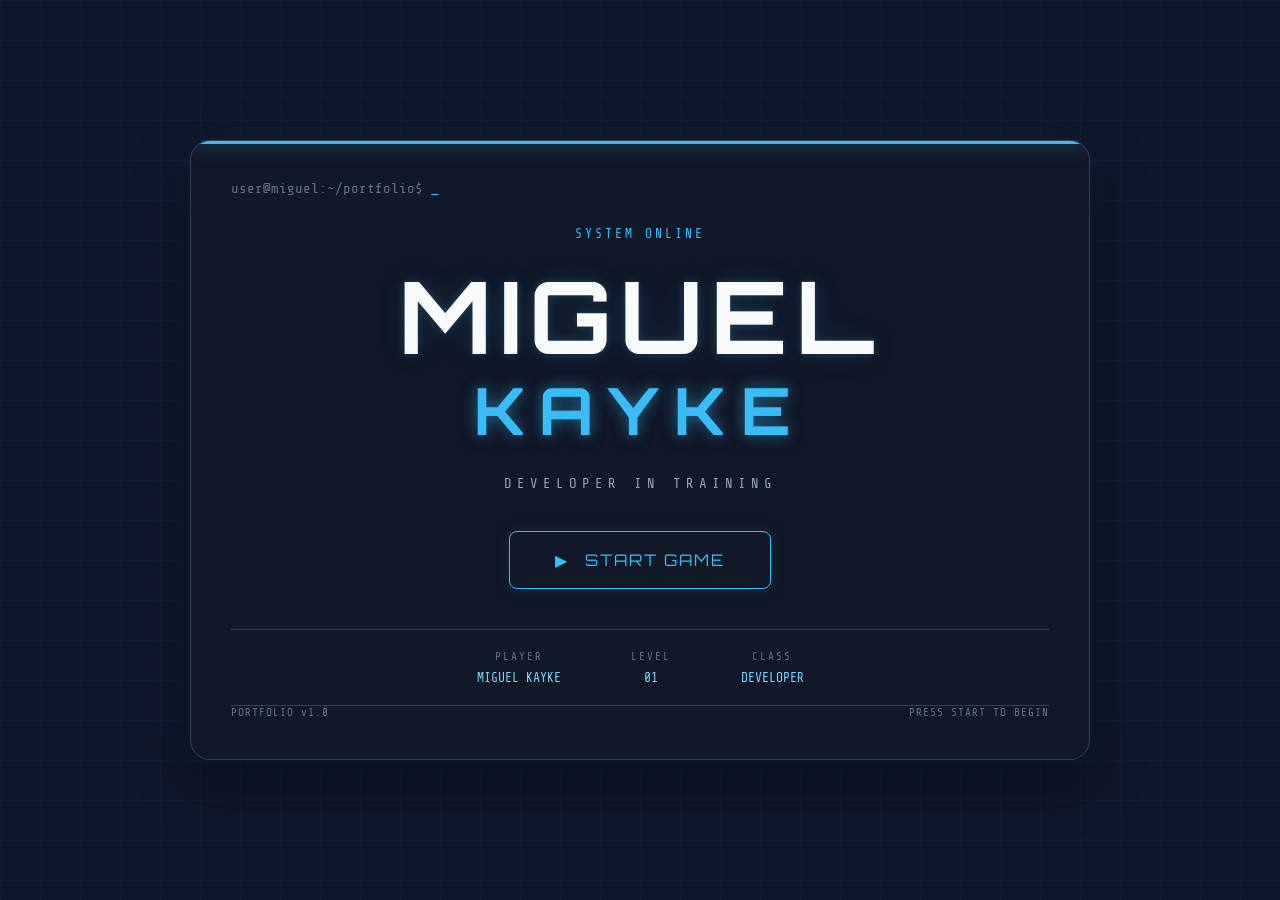
<file: index.html>
<!DOCTYPE html>
<html lang="pt-br">

<head>

    <meta charset="UTF-8">

    <meta name="viewport" content="width=device-width, initial-scale=1.0">

    <title>Miguel Kayke | Portfolio</title>

    <link rel="stylesheet" href="style/index.css">

</head>

<body class="index">

    <main class="tela-inicial">

        <!-- TERMINAL -->

        <div class="terminal">

            <span>user@miguel:~/portfolio$</span>
            <span class="cursor">_</span>

        </div>


        <!-- TÍTULO DO JOGO -->

        <section class="titulo-jogo">

            <p class="status">
                SYSTEM ONLINE
            </p>

            <h1>
                MIGUEL
            </h1>

            <h2>
                KAYKE
            </h2>

            <p class="subtitulo">
                DEVELOPER IN TRAINING
            </p>

        </section>


        <!-- MENU -->

        <nav class="menu-jogo">

            <button
                class="start"
                onclick="window.location.href='mapa.html'">

                <span class="seta">▶</span>

                START GAME

            </button>

        </nav>


        <!-- INFORMAÇÕES -->

        <section class="informacoes">

            <div>
                <span>PLAYER</span>
                <strong>MIGUEL KAYKE</strong>
            </div>

            <div>
                <span>LEVEL</span>
                <strong>01</strong>
            </div>

            <div>
                <span>CLASS</span>
                <strong>DEVELOPER</strong>
            </div>

        </section>


        <!-- RODAPÉ -->

        <footer>

            <p>
                PORTFOLIO v1.0
            </p>

            <p>
                PRESS START TO BEGIN
            </p>

        </footer>

    </main>

</body>

</html>
</file>
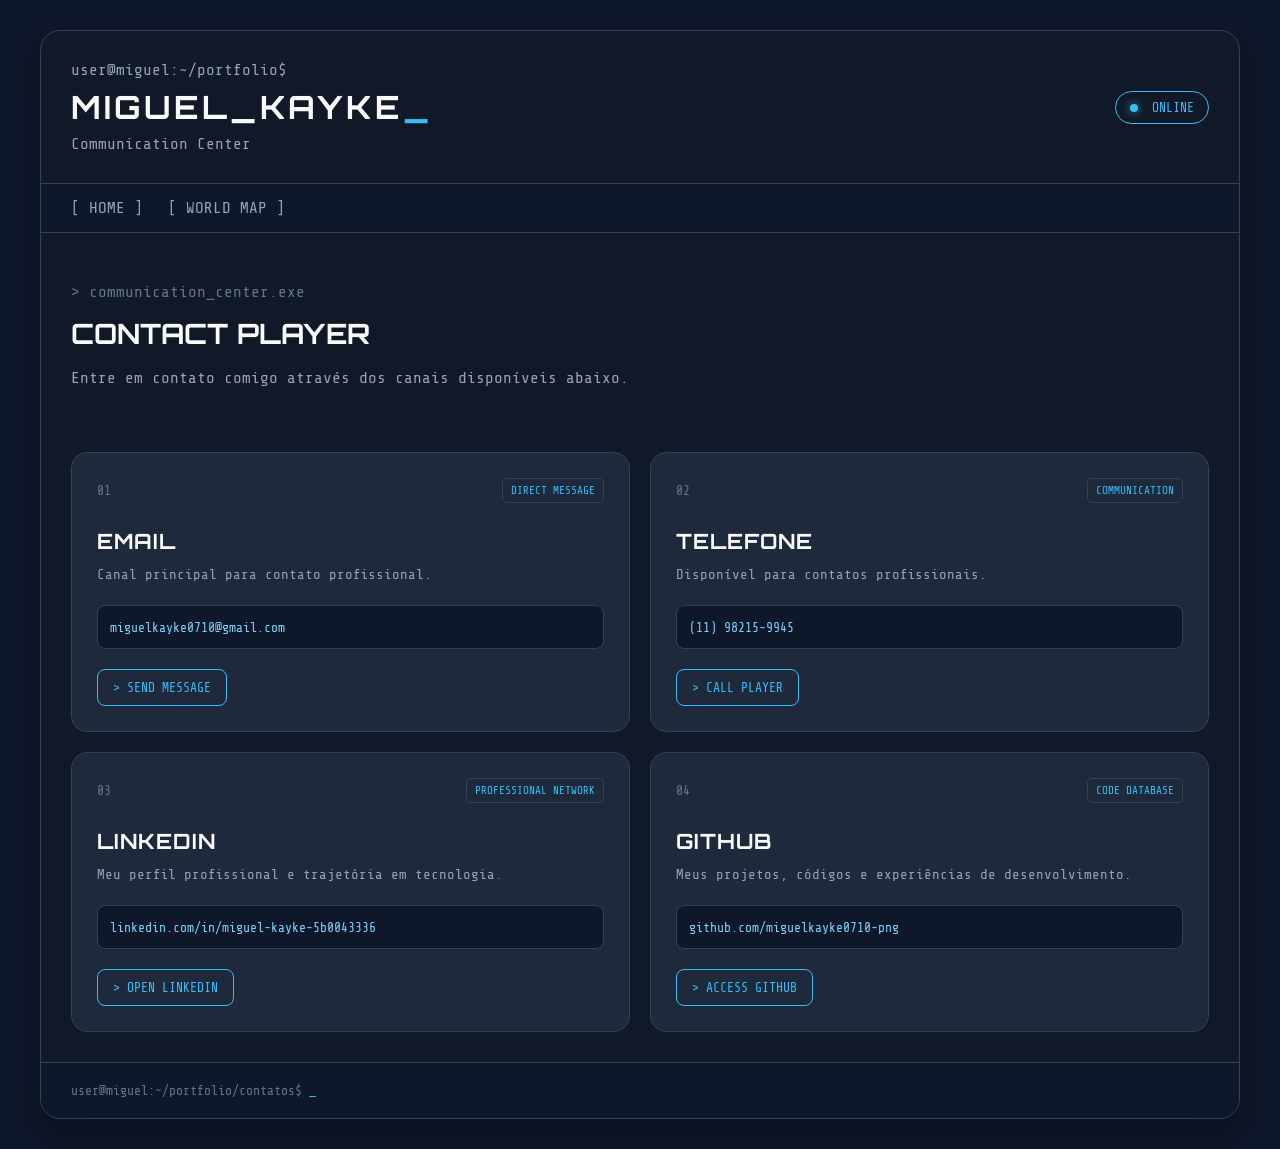
<file: contatos.html>
<!DOCTYPE html>
<html lang="pt-br">

<head>

    <meta charset="UTF-8">

    <meta name="viewport" content="width=device-width, initial-scale=1.0">

    <title>Contatos | Miguel Kayke</title>

    <link rel="stylesheet" href="style/contatos.css">

</head>

<body>

    <main class="terminal">

        <!-- HEADER -->

        <header class="topo">

            <div>

                <p class="terminal-text">
                    user@miguel:~/portfolio$
                </p>

                <h1>
                    MIGUEL_KAYKE<span class="cursor">_</span>
                </h1>

                <p class="subtitulo">
                    Communication Center
                </p>

            </div>

            <div class="status">

                <span class="bolinha"></span>

                ONLINE

            </div>

        </header>


        <!-- MENU -->

        <nav class="menu">

            <a href="index.html">[ HOME ]</a>
            <a href="mapa.html">[ WORLD MAP ]</a>

        </nav>


        <!-- INTRO -->

        <section class="intro">

            <p class="comando">
                > communication_center.exe
            </p>

            <h2>
                CONTACT PLAYER
            </h2>

            <p>
                Entre em contato comigo através dos canais disponíveis abaixo.
            </p>

        </section>


        <!-- CONTATOS -->

        <section class="contatos">

            <!-- EMAIL -->

            <article class="contato">

                <div class="contato-topo">

                    <span class="numero">
                        01
                    </span>

                    <span class="tipo">
                        DIRECT MESSAGE
                    </span>

                </div>

                <h3>
                    EMAIL
                </h3>

                <p class="descricao">
                    Canal principal para contato profissional.
                </p>

                <div class="dados">

                    <span>
                        miguelkayke0710@gmail.com
                    </span>

                </div>

                <a
                    class="botao"
                    href="mailto:miguelkayke0710@gmail.com"
                >
                    &gt; SEND MESSAGE
                </a>

            </article>


            <!-- TELEFONE -->

            <article class="contato">

                <div class="contato-topo">

                    <span class="numero">
                        02
                    </span>

                    <span class="tipo">
                        COMMUNICATION
                    </span>

                </div>

                <h3>
                    TELEFONE
                </h3>

                <p class="descricao">
                    Disponível para contatos profissionais.
                </p>

                <div class="dados">

                    <span>
                        (11) 98215-9945
                    </span>

                </div>

                <a
                    class="botao"
                    href="tel:+5511982159945"
                >
                    &gt; CALL PLAYER
                </a>

            </article>


            <!-- LINKEDIN -->

            <article class="contato">

                <div class="contato-topo">

                    <span class="numero">
                        03
                    </span>

                    <span class="tipo">
                        PROFESSIONAL NETWORK
                    </span>

                </div>

                <h3>
                    LINKEDIN
                </h3>

                <p class="descricao">
                    Meu perfil profissional e trajetória em tecnologia.
                </p>

                <div class="dados">

                    <span>
                        linkedin.com/in/miguel-kayke-5b0043336
                    </span>

                </div>

                <a
                    class="botao"
                    href="https://www.linkedin.com/in/miguel-kayke-5b0043336"
                    target="_blank"
                >
                    &gt; OPEN LINKEDIN
                </a>

            </article>


            <!-- GITHUB -->

            <article class="contato">

                <div class="contato-topo">

                    <span class="numero">
                        04
                    </span>

                    <span class="tipo">
                        CODE DATABASE
                    </span>

                </div>

                <h3>
                    GITHUB
                </h3>

                <p class="descricao">
                    Meus projetos, códigos e experiências de desenvolvimento.
                </p>

                <div class="dados">

                    <span>
                        github.com/miguelkayke0710-png
                    </span>

                </div>

                <a
                    class="botao"
                    href="https://github.com/miguelkayke0710-png"
                    target="_blank"
                >
                    &gt; ACCESS GITHUB
                </a>

            </article>

        </section>


        <!-- FOOTER -->

        <footer>

            <p>
                user@miguel:~/portfolio/contatos$
                <span class="cursor">_</span>
            </p>

        </footer>

    </main>

</body>

</html>
</file>
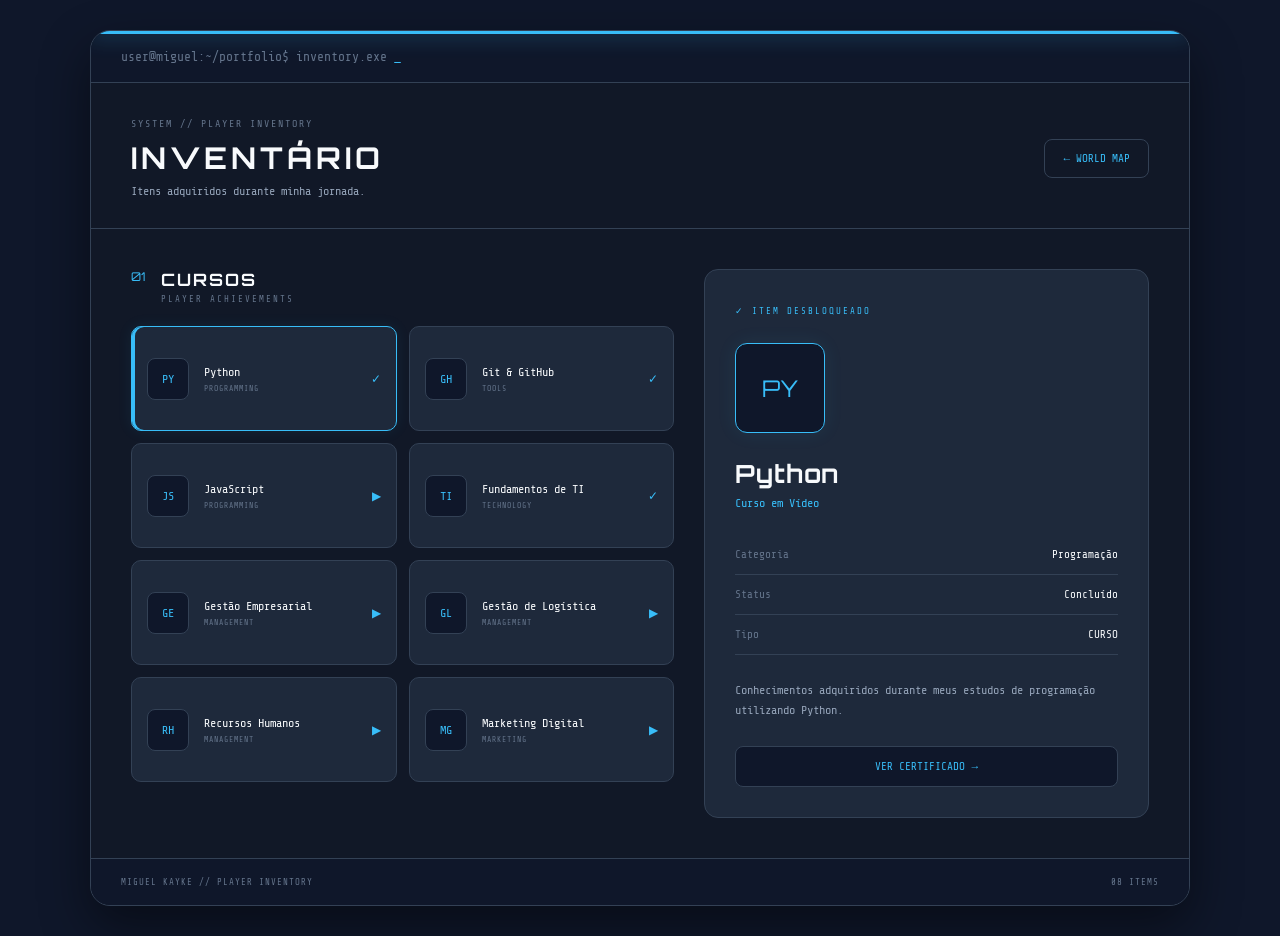
<file: cursos.html>
<!DOCTYPE html>
<html lang="pt-br">

<head>

    <meta charset="UTF-8">

    <meta name="viewport" content="width=device-width, initial-scale=1.0">

    <title>Miguel Kayke | Inventory</title>

    <link rel="stylesheet" href="style/cursos.css">

</head>

<body class="inventario-page">

    <main class="inventario">

        <header class="terminal">

            <span>
                user@miguel:~/portfolio$ inventory.exe
            </span>

            <span class="cursor">_</span>

        </header>


        <section class="inventario-titulo">

            <div>

                <span class="sistema">
                    SYSTEM // PLAYER INVENTORY
                </span>

                <h1>INVENTÁRIO</h1>

                <p>
                    Itens adquiridos durante minha jornada.
                </p>

            </div>


            <a href="mapa.html" class="botao-voltar">
                ← WORLD MAP
            </a>

        </section>


        <div class="inventario-conteudo">


            <section class="slots">

                <div class="secao-titulo">

                    <span>01</span>

                    <div>

                        <h2>CURSOS</h2>

                        <p>PLAYER ACHIEVEMENTS</p>

                    </div>

                </div>


                <button
                    class="slot selecionado"
                    data-nome="Python"
                    data-instituicao="Curso em Vídeo"
                    data-categoria="Programação"
                    data-status="Concluído"
                    data-descricao="Conhecimentos adquiridos durante meus estudos de programação utilizando Python."
                >

                    <strong>PY</strong>

                    <div>

                        <span>Python</span>
                        <small>PROGRAMMING</small>

                    </div>

                    <b>✓</b>

                </button>


                <button
                    class="slot"
                    data-nome="Git e GitHub"
                    data-instituicao="Curso em Vídeo"
                    data-categoria="Ferramentas"
                    data-status="Concluído"
                    data-descricao="Conhecimentos sobre controle de versão e utilização do Git e GitHub."
                >

                    <strong>GH</strong>

                    <div>

                        <span>Git & GitHub</span>
                        <small>TOOLS</small>

                    </div>

                    <b>✓</b>

                </button>


                <button
                    class="slot"
                    data-nome="JavaScript"
                    data-instituicao="Curso em Vídeo"
                    data-categoria="Programação"
                    data-status="Em progresso"
                    data-descricao="Estudos sobre JavaScript, lógica de programação, DOM e desenvolvimento de aplicações interativas."
                >

                    <strong>JS</strong>

                    <div>

                        <span>JavaScript</span>
                        <small>PROGRAMMING</small>

                    </div>

                    <b>▶</b>

                </button>


                <button
                    class="slot"
                    data-nome="Fundamentos de TI"
                    data-instituicao="Fundação Bradesco"
                    data-categoria="Tecnologia"
                    data-status="Concluído"
                    data-descricao="Conhecimentos fundamentais sobre hardware, software e conceitos relacionados à tecnologia da informação."
                >

                    <strong>TI</strong>

                    <div>

                        <span>Fundamentos de TI</span>
                        <small>TECHNOLOGY</small>

                    </div>

                    <b>✓</b>

                </button>


                <button
                    class="slot"
                    data-nome="Gestão Empresarial"
                    data-instituicao="Anhanguera"
                    data-categoria="Gestão"
                    data-status="Em progresso"
                    data-descricao="Conhecimentos relacionados aos fundamentos da gestão empresarial."
                >

                    <strong>GE</strong>

                    <div>

                        <span>Gestão Empresarial</span>
                        <small>MANAGEMENT</small>

                    </div>

                    <b>▶</b>

                </button>


                <button
                    class="slot"
                    data-nome="Gestão de Logística"
                    data-instituicao="Anhanguera"
                    data-categoria="Gestão"
                    data-status="Em progresso"
                    data-descricao="Conhecimentos relacionados à gestão e aos processos logísticos."
                >

                    <strong>GL</strong>

                    <div>

                        <span>Gestão de Logística</span>
                        <small>MANAGEMENT</small>

                    </div>

                    <b>▶</b>

                </button>


                <button
                    class="slot"
                    data-nome="Recursos Humanos"
                    data-instituicao="Anhanguera"
                    data-categoria="Gestão"
                    data-status="Em progresso"
                    data-descricao="Conhecimentos relacionados à área de recursos humanos e gestão de pessoas."
                >

                    <strong>RH</strong>

                    <div>

                        <span>Recursos Humanos</span>
                        <small>MANAGEMENT</small>

                    </div>

                    <b>▶</b>

                </button>


                <button
                    class="slot"
                    data-nome="Marketing Digital"
                    data-instituicao="Anhanguera"
                    data-categoria="Marketing"
                    data-status="Em progresso"
                    data-descricao="Conhecimentos relacionados aos fundamentos do marketing digital."
                >

                    <strong>MG</strong>

                    <div>

                        <span>Marketing Digital</span>
                        <small>MARKETING</small>

                    </div>

                    <b>▶</b>

                </button>

            </section>


            <section class="detalhes-item">

                <span
                    class="detalhes-status"
                    id="status"
                >
                    ✓ ITEM DESBLOQUEADO
                </span>


                <div
                    class="item-destaque"
                    id="icone"
                >
                    PY
                </div>


                <h2 id="nome">
                    Python
                </h2>


                <p
                    class="instituicao"
                    id="instituicao"
                >
                    Curso em Vídeo
                </p>


                <div class="linha-info">

                    <span>Categoria</span>

                    <strong id="categoria">
                        Programação
                    </strong>

                </div>


                <div class="linha-info">

                    <span>Status</span>

                    <strong id="status-curso">
                        Concluído
                    </strong>

                </div>


                <div class="linha-info">

                    <span>Tipo</span>

                    <strong>CURSO</strong>

                </div>


                <p
                    class="descricao-item"
                    id="descricao"
                >
                    Conhecimentos adquiridos durante meus estudos
                    de programação utilizando Python.
                </p>


                <button class="certificado">
                    VER CERTIFICADO →
                </button>

            </section>

        </div>


        <footer>

            <span>
                MIGUEL KAYKE // PLAYER INVENTORY
            </span>

            <span>
                08 ITEMS
            </span>

        </footer>

    </main>


    <script src="js/inventario.js"></script>

</body>

</html>
</file>
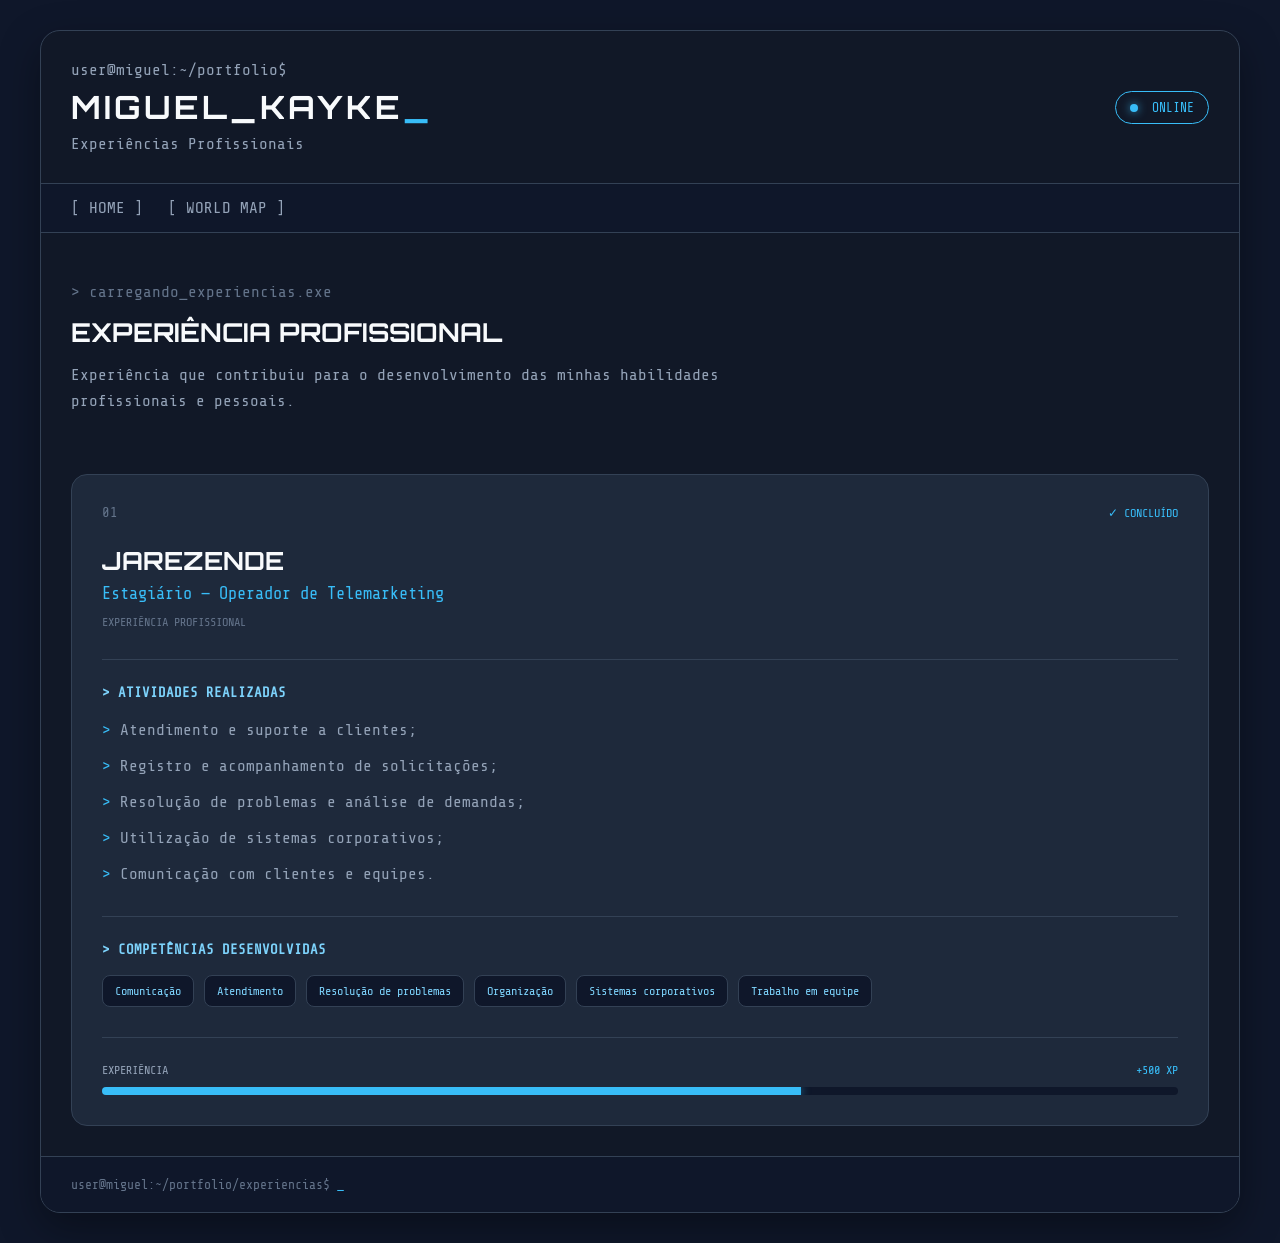
<file: experiencia.html>
<!DOCTYPE html>
<html lang="pt-br">

<head>
    <meta charset="UTF-8">
    <meta name="viewport" content="width=device-width, initial-scale=1.0">
    <title>Experiências | Miguel Kayke</title>
    <link rel="stylesheet" href="style/experiencia.css">
</head>

<body>

    <main class="terminal">

        <!-- CABEÇALHO -->

        <header class="topo">

            <div>

                <p class="terminal-text">
                    user@miguel:~/portfolio$
                </p>

                <h1>
                    MIGUEL_KAYKE<span class="cursor">_</span>
                </h1>

                <p class="subtitulo">
                    Experiências Profissionais
                </p>

            </div>

            <div class="status">

                <span class="bolinha"></span>

                ONLINE

            </div>

        </header>


        <!-- MENU -->

        <nav class="menu">

            <a href="index.html">[ HOME ]</a>
            <a href="mapa.html">[ WORLD MAP ]</a>


        </nav>


        <!-- INTRODUÇÃO -->

        <section class="intro">

            <p class="comando">
                > carregando_experiencias.exe
            </p>

            <h2>
                EXPERIÊNCIA PROFISSIONAL
            </h2>

            <p>
                Experiência que contribuiu para o desenvolvimento
                das minhas habilidades profissionais e pessoais.
            </p>

        </section>


        <!-- EXPERIÊNCIA -->

        <section class="experiencias">

            <article class="experiencia">

                <div class="experiencia-topo">

                    <span class="numero">
                        01
                    </span>

                    <span class="status-experiencia">
                        ✓ CONCLUÍDO
                    </span>

                </div>


                <h3>
                    JAREZENDE
                </h3>


                <h4>
                    Estagiário — Operador de Telemarketing
                </h4>


                <p class="periodo">
                    EXPERIÊNCIA PROFISSIONAL
                </p>


                <!-- ATIVIDADES -->

                <div class="secao">

                    <h5>
                        > ATIVIDADES REALIZADAS
                    </h5>

                    <ul>

                        <li>
                            Atendimento e suporte a clientes;
                        </li>

                        <li>
                            Registro e acompanhamento de solicitações;
                        </li>

                        <li>
                            Resolução de problemas e análise de demandas;
                        </li>

                        <li>
                            Utilização de sistemas corporativos;
                        </li>

                        <li>
                            Comunicação com clientes e equipes.
                        </li>

                    </ul>

                </div>


                <!-- COMPETÊNCIAS -->

                <div class="secao">

                    <h5>
                        > COMPETÊNCIAS DESENVOLVIDAS
                    </h5>

                    <div class="habilidades">

                        <span>
                            Comunicação
                        </span>

                        <span>
                            Atendimento
                        </span>

                        <span>
                            Resolução de problemas
                        </span>

                        <span>
                            Organização
                        </span>

                        <span>
                            Sistemas corporativos
                        </span>

                        <span>
                            Trabalho em equipe
                        </span>

                    </div>

                </div>


                <!-- XP -->

                <div class="xp">

                    <div class="xp-info">

                        <span>
                            EXPERIÊNCIA
                        </span>

                        <span>
                            +500 XP
                        </span>

                    </div>


                    <div class="barra">

                        <div class="progresso"></div>

                    </div>

                </div>

            </article>

        </section>


        <!-- RODAPÉ -->

        <footer>

            <p>
                user@miguel:~/portfolio/experiencias$
                <span class="cursor">_</span>
            </p>

        </footer>

    </main>

</body>

</html>
</file>
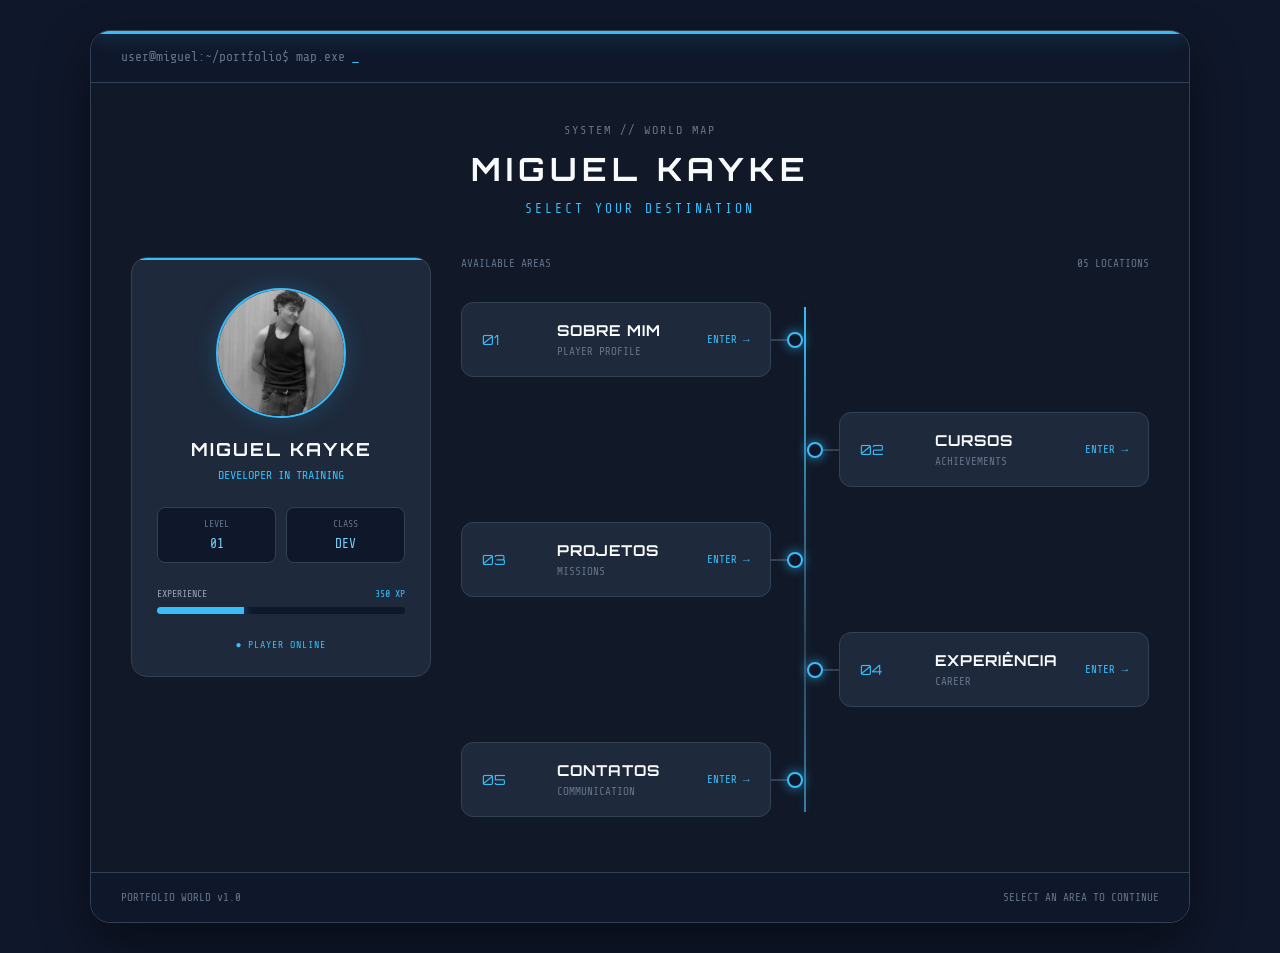
<file: mapa.html>
<!DOCTYPE html>
<html lang="pt-br">

<head>

    <meta charset="UTF-8">

    <meta name="viewport" content="width=device-width, initial-scale=1.0">

    <title>Miguel Kayke | World Map</title>

    <link rel="stylesheet" href="style/mapa.css">

</head>

<body class="mapa-html">

    <main class="mapa">


        <!-- TERMINAL -->

        <header class="terminal">

            <span>
                user@miguel:~/portfolio$ map.exe
            </span>

            <span class="cursor">_</span>

        </header>


        <!-- CABEÇALHO -->

        <section class="cabecalho">

            <p>
                SYSTEM // WORLD MAP
            </p>

            <h1>
                MIGUEL KAYKE
            </h1>

            <span>
                SELECT YOUR DESTINATION
            </span>

        </section>


        <!-- CONTEÚDO -->

        <section class="conteudo">


            <!-- PLAYER -->

            <aside class="player">

                <div class="avatar">

                    <img
                        src="imagens/foto-perfil.jpeg"
                        alt="Foto de Miguel Kayke"
                    >

                </div>


                <h2>
                    MIGUEL KAYKE
                </h2>

                <p class="classe">
                    DEVELOPER IN TRAINING
                </p>


                <!-- INFORMAÇÕES DO PLAYER -->

                <div class="player-info">

                    <div>

                        <span>
                            LEVEL
                        </span>

                        <strong>
                            01
                        </strong>

                    </div>


                    <div>

                        <span>
                            CLASS
                        </span>

                        <strong>
                            DEV
                        </strong>

                    </div>

                </div>


                <!-- XP -->

                <div class="xp">

                    <div class="xp-info">

                        <span>
                            EXPERIENCE
                        </span>

                        <span>
                            350 XP
                        </span>

                    </div>


                    <div class="barra">

                        <div class="progresso"></div>

                    </div>

                </div>


                <!-- STATUS -->

                <p class="status">
                    ● PLAYER ONLINE
                </p>

            </aside>


            <!-- ÁREAS DO MAPA -->

            <section class="areas">

                <div class="areas-topo">

                    <span>
                        AVAILABLE AREAS
                    </span>

                    <span>
                        05 LOCATIONS
                    </span>

                </div>


                <!-- CAMINHO -->

                <div class="mapa-caminho">


                    <!-- FASE 01 -->

                    <a
                        href="sobre-mim.html"
                        class="area esquerda"
                    >

                        <div class="numero">
                            01
                        </div>

                        <div class="area-info">

                            <h3>
                                SOBRE MIM
                            </h3>

                            <p>
                                PLAYER PROFILE
                            </p>

                        </div>

                        <span class="entrar">
                            ENTER →
                        </span>

                    </a>


                    <!-- FASE 02 -->

                    <a
                        href="cursos.html"
                        class="area direita"
                    >

                        <div class="numero">
                            02
                        </div>

                        <div class="area-info">

                            <h3>
                                CURSOS
                            </h3>

                            <p>
                                ACHIEVEMENTS
                            </p>

                        </div>

                        <span class="entrar">
                            ENTER →
                        </span>

                    </a>


                    <!-- FASE 03 -->

                    <a
                        href="projetos.html"
                        class="area esquerda"
                    >

                        <div class="numero">
                            03
                        </div>

                        <div class="area-info">

                            <h3>
                                PROJETOS
                            </h3>

                            <p>
                                MISSIONS
                            </p>

                        </div>

                        <span class="entrar">
                            ENTER →
                        </span>

                    </a>


                    <!-- FASE 04 -->

                    <a
                        href="experiencia.html"
                        class="area direita"
                    >

                        <div class="numero">
                            04
                        </div>

                        <div class="area-info">

                            <h3>
                                EXPERIÊNCIA
                            </h3>

                            <p>
                                CAREER
                            </p>

                        </div>

                        <span class="entrar">
                            ENTER →
                        </span>

                    </a>


                    <!-- FASE 05 -->

                    <a
                        href="contatos.html"
                        class="area esquerda"
                    >

                        <div class="numero">
                            05
                        </div>

                        <div class="area-info">

                            <h3>
                                CONTATOS
                            </h3>

                            <p>
                                COMMUNICATION
                            </p>

                        </div>

                        <span class="entrar">
                            ENTER →
                        </span>

                    </a>


                </div>

            </section>

        </section>


        <!-- FOOTER -->

        <footer>

            <span>
                PORTFOLIO WORLD v1.0
            </span>

            <span>
                SELECT AN AREA TO CONTINUE
            </span>

        </footer>


    </main>

</body>

</html>
</file>
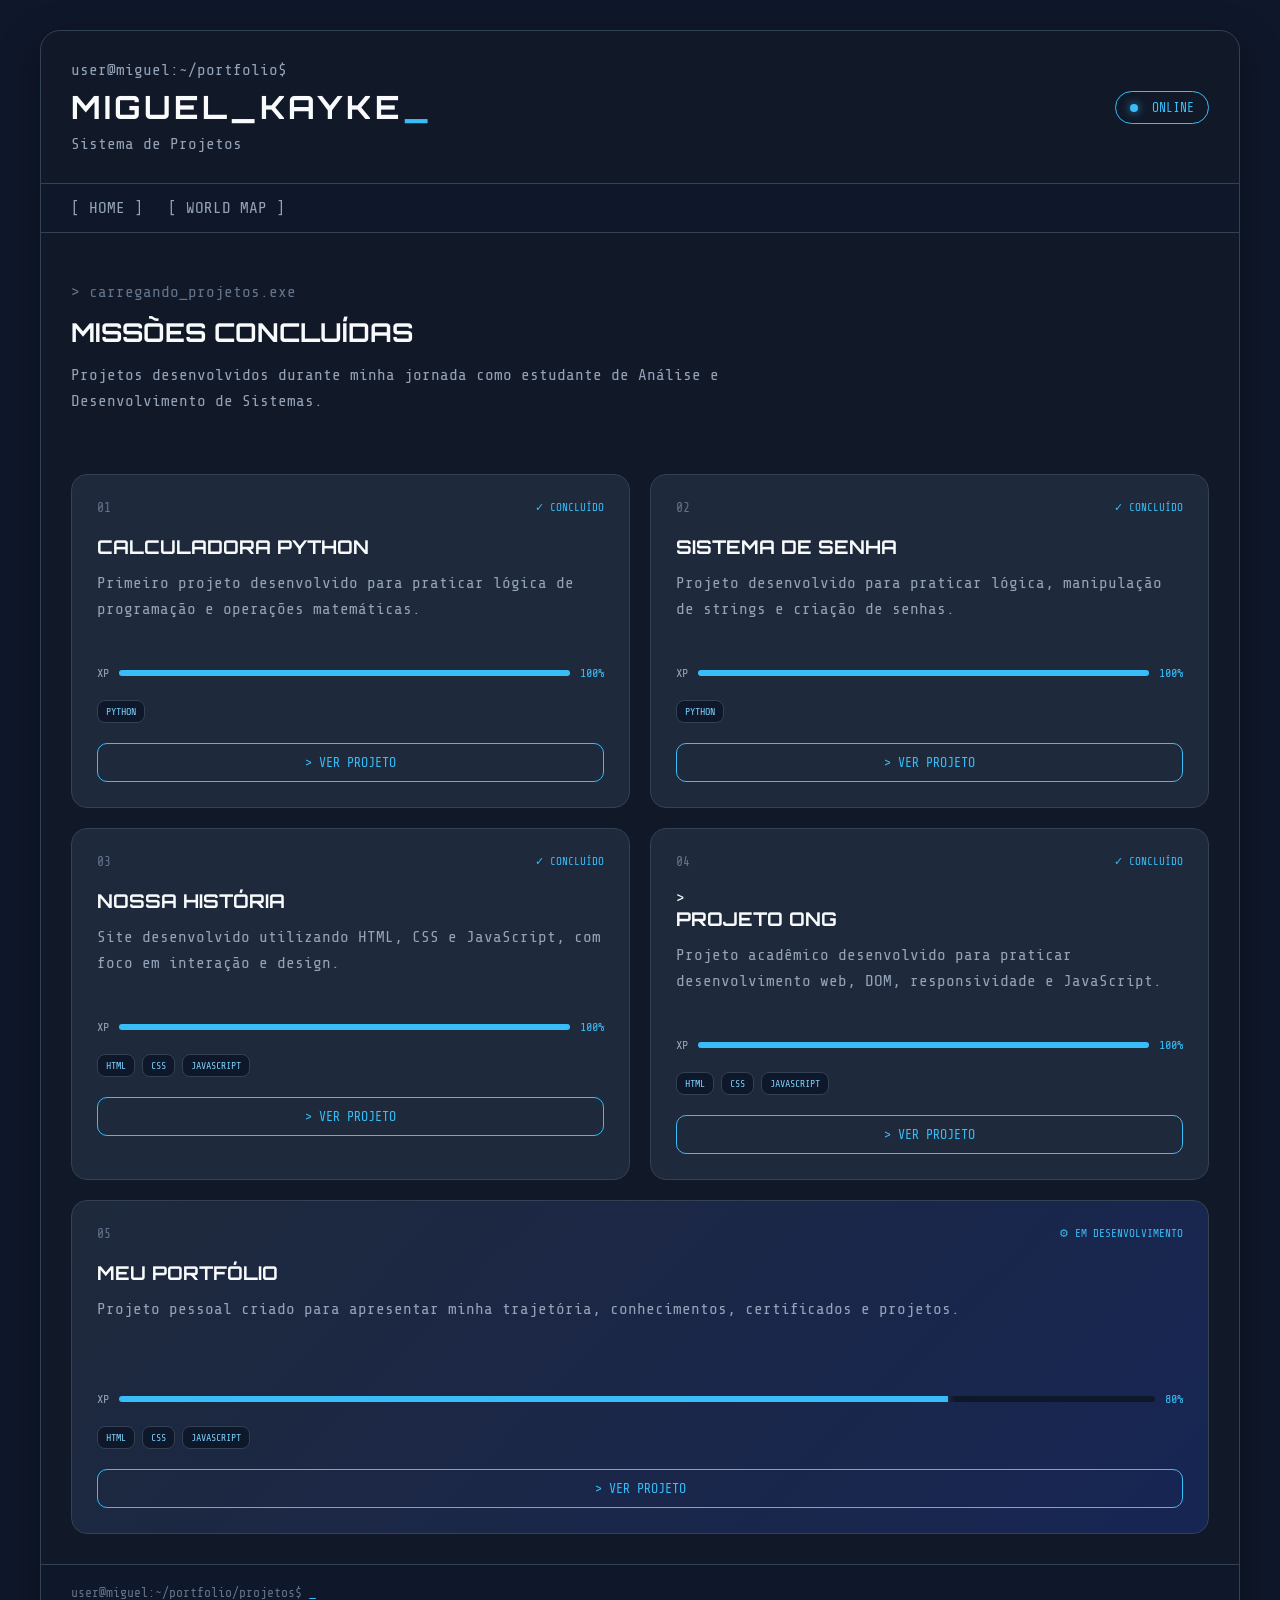
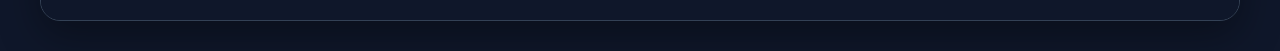
<file: projetos.html>
<!DOCTYPE html>
<html lang="pt-br">

<head>
    <meta charset="UTF-8">
    <meta name="viewport" content="width=device-width, initial-scale=1.0">

    <title>Projetos | Miguel Kayke</title>

    <link rel="stylesheet" href="style/projetos.css">
</head>

<body>

    <main class="terminal">

        <header class="topo">

            <div>
                <p class="terminal-text">user@miguel:~/portfolio$</p>

                <h1>MIGUEL_KAYKE<span class="cursor">_</span></h1>

                <p class="subtitulo">
                    Sistema de Projetos
                </p>
            </div>

            <div class="status">
                <span class="bolinha"></span>
                ONLINE
            </div>

        </header>

        <nav class="menu">

            <a href="index.html">[ HOME ]</a>
            <a href="mapa.html">[ WORLD MAP ]</a>

        </nav>


        <section class="intro">

            <p class="comando">
                > carregando_projetos.exe
            </p>

            <h2>MISSÕES CONCLUÍDAS</h2>

            <p>
                Projetos desenvolvidos durante minha jornada
                como estudante de Análise e Desenvolvimento de Sistemas.
            </p>

        </section>


        <section class="projetos">



            <article class="missao">

                <div class="missao-topo">

                    <span class="numero">01</span>

                    <span class="status-projeto">
                        ✓ CONCLUÍDO
                    </span>

                </div>

                <h3>CALCULADORA PYTHON</h3>

                <p class="descricao">
                    Primeiro projeto desenvolvido para praticar
                    lógica de programação e operações matemáticas.
                </p>

                <div class="xp">
                    <span>XP</span>

                    <div class="barra">
                        <div class="progresso" style="width: 100%;"></div>
                    </div>

                    <span>100%</span>
                </div>

                <div class="tecnologias">
                    <span>PYTHON</span>
                </div>

                <button class="botao">
                    > VER PROJETO
                </button>

            </article>


            <article class="missao">

                <div class="missao-topo">

                    <span class="numero">02</span>

                    <span class="status-projeto">
                        ✓ CONCLUÍDO
                    </span>

                </div>


                <h3>SISTEMA DE SENHA</h3>

                <p class="descricao">
                    Projeto desenvolvido para praticar lógica,
                    manipulação de strings e criação de senhas.
                </p>

                <div class="xp">
                    <span>XP</span>

                    <div class="barra">
                        <div class="progresso" style="width: 100%;"></div>
                    </div>

                    <span>100%</span>
                </div>

                <div class="tecnologias">
                    <span>PYTHON</span>
                </div>

                <button class="botao">
                    > VER PROJETO
                </button>

            </article>


            <article class="missao">

                <div class="missao-topo">

                    <span class="numero">03</span>

                    <span class="status-projeto">
                        ✓ CONCLUÍDO
                    </span>

                </div>

                <h3>NOSSA HISTÓRIA</h3>

                <p class="descricao">
                    Site desenvolvido utilizando HTML, CSS e
                    JavaScript, com foco em interação e design.
                </p>

                <div class="xp">
                    <span>XP</span>

                    <div class="barra">
                        <div class="progresso" style="width: 100%;"></div>
                    </div>

                    <span>100%</span>
                </div>

                <div class="tecnologias">
                    <span>HTML</span>
                    <span>CSS</span>
                    <span>JAVASCRIPT</span>
                </div>

                <button class="botao">
                    > VER PROJETO
                </button>

            </article>


            <article class="missao">

                <div class="missao-topo">

                    <span class="numero">04</span>

                    <span class="status-projeto">
                        ✓ CONCLUÍDO
                    </span>

                </div>
>

                <h3>PROJETO ONG</h3>

                <p class="descricao">
                    Projeto acadêmico desenvolvido para praticar
                    desenvolvimento web, DOM, responsividade e JavaScript.
                </p>

                <div class="xp">
                    <span>XP</span>

                    <div class="barra">
                        <div class="progresso" style="width: 100%;"></div>
                    </div>

                    <span>100%</span>
                </div>

                <div class="tecnologias">
                    <span>HTML</span>
                    <span>CSS</span>
                    <span>JAVASCRIPT</span>
                </div>

                <button class="botao">
                    > VER PROJETO
                </button>

            </article>


            <article class="missao destaque">

                <div class="missao-topo">

                    <span class="numero">05</span>

                    <span class="status-projeto">
                        ⚙ EM DESENVOLVIMENTO
                    </span>

                </div>


                <h3>MEU PORTFÓLIO</h3>

                <p class="descricao">
                    Projeto pessoal criado para apresentar minha
                    trajetória, conhecimentos, certificados e projetos.
                </p>

                <div class="xp">
                    <span>XP</span>

                    <div class="barra">
                        <div class="progresso" style="width: 80%;"></div>
                    </div>

                    <span>80%</span>
                </div>

                <div class="tecnologias">
                    <span>HTML</span>
                    <span>CSS</span>
                    <span>JAVASCRIPT</span>
                </div>

                <button class="botao">
                    > VER PROJETO
                </button>

            </article>

        </section>


        <footer>

            <p>
                user@miguel:~/portfolio/projetos$
                <span class="cursor">_</span>
            </p>

        </footer>

    </main>

</body>

</html>
</file>
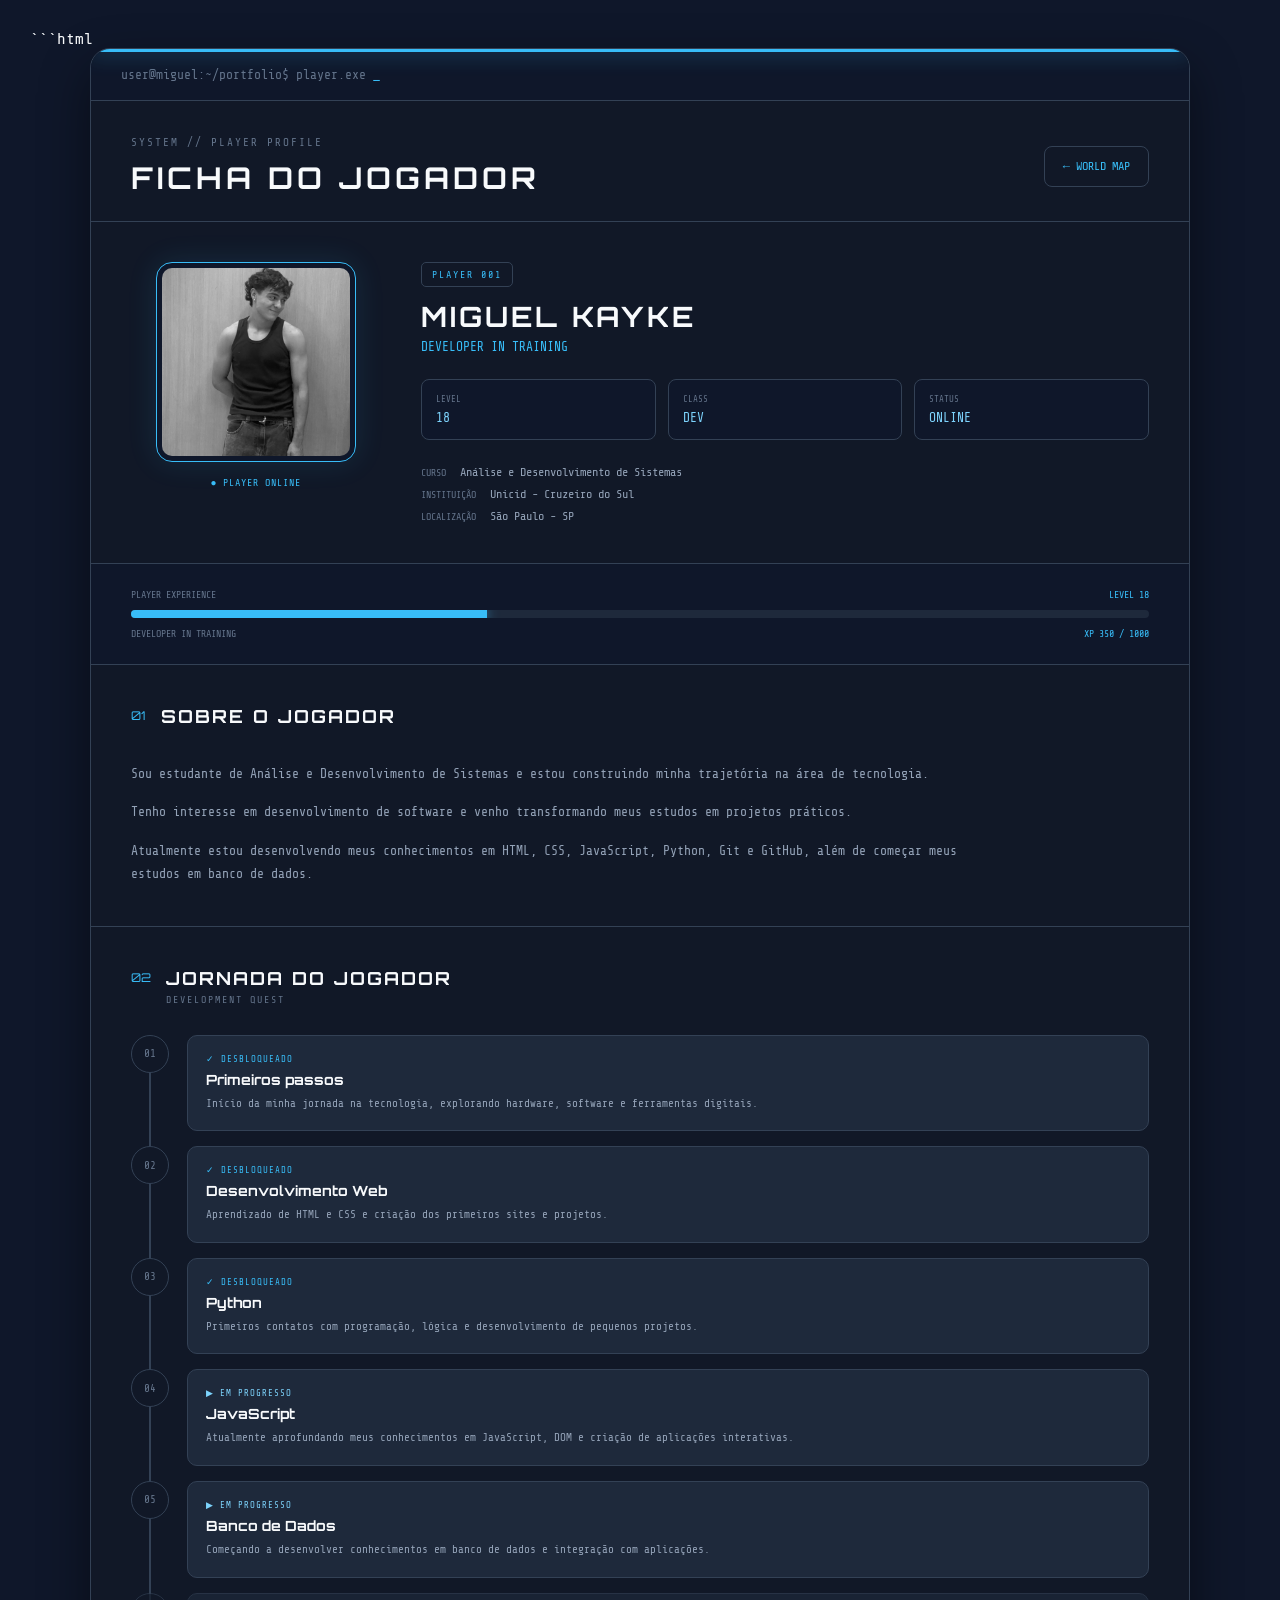
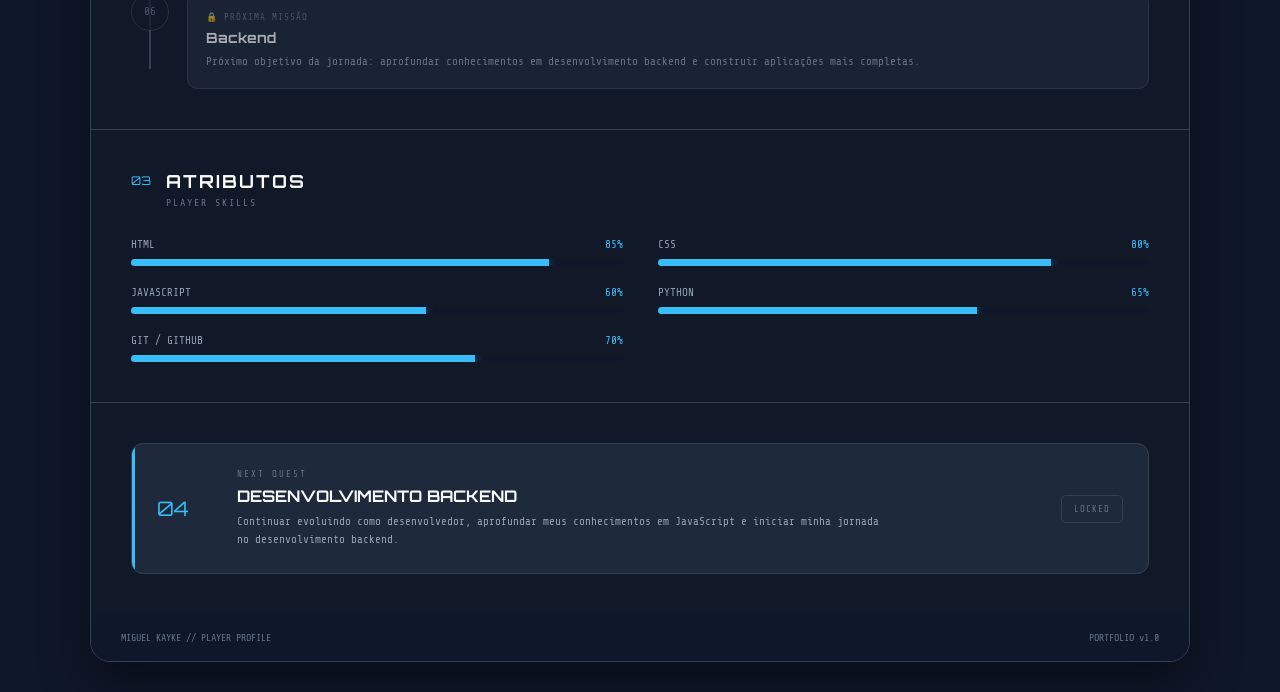
<file: sobre-mim.html>
```html
<!DOCTYPE html>
<html lang="pt-br">

<head>

    <meta charset="UTF-8">

    <meta name="viewport" content="width=device-width, initial-scale=1.0">

    <title>Miguel Kayke | Player Profile</title>

    <link rel="stylesheet" href="style/sobre.css">

</head>

<body class="sobre-mim">

    <main class="ficha">

        <!-- TERMINAL -->

        <header class="terminal">

            <span>
                user@miguel:~/portfolio$ player.exe
            </span>

            <span class="cursor">_</span>

        </header>


        <!-- TOPO -->

        <section class="topo">

            <div>

                <p class="sistema">
                    SYSTEM // PLAYER PROFILE
                </p>

                <h1>
                    FICHA DO JOGADOR
                </h1>

            </div>


            <a href="mapa.html" class="botao-voltar">
                ← WORLD MAP
            </a>

        </section>


        <!-- PERFIL -->

        <section class="perfil">

            <div class="foto-container">

                <div class="foto-jogador">

                    <img
                        src="imagens/foto-perfil.jpeg"
                        alt="Foto de Miguel Kayke"
                    >

                </div>

                <span class="status-online">
                    ● PLAYER ONLINE
                </span>

            </div>


            <div class="informacoes">

                <span class="tag">
                    PLAYER 001
                </span>

                <h2>
                    MIGUEL KAYKE
                </h2>

                <p class="classe">
                    DEVELOPER IN TRAINING
                </p>


                <div class="dados">

                    <div class="dado">

                        <span>LEVEL</span>

                        <strong>18</strong>

                    </div>


                    <div class="dado">

                        <span>CLASS</span>

                        <strong>DEV</strong>

                    </div>


                    <div class="dado">

                        <span>STATUS</span>

                        <strong>ONLINE</strong>

                    </div>

                </div>


                <div class="informacao-extra">

                    <p>
                        <span>CURSO</span>
                        Análise e Desenvolvimento de Sistemas
                    </p>

                    <p>
                        <span>INSTITUIÇÃO</span>
                        Unicid - Cruzeiro do Sul
                    </p>

                    <p>
                        <span>LOCALIZAÇÃO</span>
                        São Paulo - SP
                    </p>

                </div>

            </div>

        </section>


        <!-- XP -->

        <section class="xp-player">

            <div class="xp-topo">

                <span>PLAYER EXPERIENCE</span>

                <span>LEVEL 18</span>

            </div>


            <div class="barra-xp">

                <div class="xp-progresso"></div>

            </div>


            <div class="xp-bottom">

                <span>DEVELOPER IN TRAINING</span>

                <span>XP 350 / 1000</span>

            </div>

        </section>


        <!-- SOBRE -->

        <section class="painel sobre-jogador">

            <div class="painel-titulo">

                <span>01</span>

                <h2>SOBRE O JOGADOR</h2>

            </div>


            <div class="texto">

                <p>
                    Sou estudante de Análise e Desenvolvimento de
                    Sistemas e estou construindo minha trajetória
                    na área de tecnologia.
                </p>

                <p>
                    Tenho interesse em desenvolvimento de software
                    e venho transformando meus estudos em projetos
                    práticos.
                </p>

                <p>
                    Atualmente estou desenvolvendo meus conhecimentos
                    em HTML, CSS, JavaScript, Python, Git e GitHub,
                    além de começar meus estudos em banco de dados.
                </p>

            </div>

        </section>


        <!-- JORNADA -->

        <section class="painel jornada">

            <div class="painel-titulo">

                <span>02</span>

                <div>

                    <h2>JORNADA DO JOGADOR</h2>

                    <p>DEVELOPMENT QUEST</p>

                </div>

            </div>


            <div class="linha-jornada">


                <article class="etapa concluida">

                    <div class="numero-etapa">
                        01
                    </div>

                    <div class="conteudo-jornada">

                        <span class="status">
                            ✓ DESBLOQUEADO
                        </span>

                        <h3>
                            Primeiros passos
                        </h3>

                        <p>
                            Início da minha jornada na tecnologia,
                            explorando hardware, software e
                            ferramentas digitais.
                        </p>

                    </div>

                </article>


                <article class="etapa concluida">

                    <div class="numero-etapa">
                        02
                    </div>

                    <div class="conteudo-jornada">

                        <span class="status">
                            ✓ DESBLOQUEADO
                        </span>

                        <h3>
                            Desenvolvimento Web
                        </h3>

                        <p>
                            Aprendizado de HTML e CSS e criação
                            dos primeiros sites e projetos.
                        </p>

                    </div>

                </article>


                <article class="etapa concluida">

                    <div class="numero-etapa">
                        03
                    </div>

                    <div class="conteudo-jornada">

                        <span class="status">
                            ✓ DESBLOQUEADO
                        </span>

                        <h3>
                            Python
                        </h3>

                        <p>
                            Primeiros contatos com programação,
                            lógica e desenvolvimento de pequenos
                            projetos.
                        </p>

                    </div>

                </article>


                <article class="etapa atual">

                    <div class="numero-etapa">
                        04
                    </div>

                    <div class="conteudo-jornada">

                        <span class="status">
                            ▶ EM PROGRESSO
                        </span>

                        <h3>
                            JavaScript
                        </h3>

                        <p>
                            Atualmente aprofundando meus conhecimentos
                            em JavaScript, DOM e criação de aplicações
                            interativas.
                        </p>

                    </div>

                </article>


                <article class="etapa atual">

                    <div class="numero-etapa">
                        05
                    </div>

                    <div class="conteudo-jornada">

                        <span class="status">
                            ▶ EM PROGRESSO
                        </span>

                        <h3>
                            Banco de Dados
                        </h3>

                        <p>
                            Começando a desenvolver conhecimentos
                            em banco de dados e integração com
                            aplicações.
                        </p>

                    </div>

                </article>


                <article class="etapa futura">

                    <div class="numero-etapa">
                        06
                    </div>

                    <div class="conteudo-jornada">

                        <span class="status">
                            🔒 PRÓXIMA MISSÃO
                        </span>

                        <h3>
                            Backend
                        </h3>

                        <p>
                            Próximo objetivo da jornada:
                            aprofundar conhecimentos em desenvolvimento
                            backend e construir aplicações mais completas.
                        </p>

                    </div>

                </article>


            </div>

        </section>


        <!-- HABILIDADES -->

        <section class="painel habilidades">

            <div class="painel-titulo">

                <span>03</span>

                <div>

                    <h2>ATRIBUTOS</h2>

                    <p>PLAYER SKILLS</p>

                </div>

            </div>


            <div class="lista-habilidades">


                <div class="habilidade">

                    <div class="habilidade-topo">

                        <span>HTML</span>

                        <span>85%</span>

                    </div>

                    <div class="barra">

                        <div class="progresso html"></div>

                    </div>

                </div>


                <div class="habilidade">

                    <div class="habilidade-topo">

                        <span>CSS</span>

                        <span>80%</span>

                    </div>

                    <div class="barra">

                        <div class="progresso css"></div>

                    </div>

                </div>


                <div class="habilidade">

                    <div class="habilidade-topo">

                        <span>JAVASCRIPT</span>

                        <span>60%</span>

                    </div>

                    <div class="barra">

                        <div class="progresso javascript"></div>

                    </div>

                </div>


                <div class="habilidade">

                    <div class="habilidade-topo">

                        <span>PYTHON</span>

                        <span>65%</span>

                    </div>

                    <div class="barra">

                        <div class="progresso python"></div>

                    </div>

                </div>


                <div class="habilidade">

                    <div class="habilidade-topo">

                        <span>GIT / GITHUB</span>

                        <span>70%</span>

                    </div>

                    <div class="barra">

                        <div class="progresso git"></div>

                    </div>

                </div>


            </div>

        </section>


        <!-- PRÓXIMA MISSÃO -->

        <section class="missao">

            <div class="missao-numero">
                04
            </div>


            <div class="missao-conteudo">

                <span>
                    NEXT QUEST
                </span>

                <h2>
                    DESENVOLVIMENTO BACKEND
                </h2>

                <p>
                    Continuar evoluindo como desenvolvedor,
                    aprofundar meus conhecimentos em JavaScript
                    e iniciar minha jornada no desenvolvimento
                    backend.
                </p>

            </div>


            <div class="missao-status">
                LOCKED
            </div>

        </section>


        <!-- FOOTER -->

        <footer>

            <span>
                MIGUEL KAYKE // PLAYER PROFILE
            </span>

            <span>
                PORTFOLIO v1.0
            </span>

        </footer>


    </main>

</body>

</html>
</file>
<file: style/index.css>
@import url('https://fonts.googleapis.com/css2?family=Orbitron:wght@400;500;600;700;800&family=Share+Tech+Mono&display=swap');


/* =========================
   RESET
========================= */

* {
    margin: 0;
    padding: 0;
    box-sizing: border-box;
}


/* =========================
   TELA
========================= */

body.index {

    min-height: 100vh;

    background: #0f172a;

    color: #f8fafc;

    font-family: 'Share Tech Mono', monospace;

    display: flex;

    justify-content: center;

    align-items: center;

    padding: 20px;

    overflow: hidden;
}


/* =========================
   EFEITO DE FUNDO
========================= */

body.index::before {

    content: "";

    position: fixed;

    inset: 0;

    background:
        linear-gradient(
            rgba(56, 189, 248, 0.03) 1px,
            transparent 1px
        ),
        linear-gradient(
            90deg,
            rgba(56, 189, 248, 0.03) 1px,
            transparent 1px
        );

    background-size: 40px 40px;

    pointer-events: none;
}


/* =========================
   TELA PRINCIPAL
========================= */

.tela-inicial {

    width: 100%;

    max-width: 900px;

    min-height: 600px;

    border: 1px solid #334155;

    border-radius: 20px;

    background: #111827;

    padding: 40px;

    display: flex;

    flex-direction: column;

    justify-content: space-between;

    text-align: center;

    box-shadow:
        0 0 40px rgba(56, 189, 248, 0.08),
        0 20px 50px rgba(0, 0, 0, 0.5);

    position: relative;

    overflow: hidden;
}


/* =========================
   LINHA AZUL
========================= */

.tela-inicial::before {

    content: "";

    position: absolute;

    top: 0;

    left: 0;

    width: 100%;

    height: 3px;

    background: #38bdf8;

    box-shadow:
        0 0 20px rgba(56, 189, 248, 0.8);
}


/* =========================
   TERMINAL
========================= */

.terminal {

    text-align: left;

    color: #64748b;

    font-size: 14px;
}


.cursor {

    color: #38bdf8;

    animation: piscar 1s infinite;
}


@keyframes piscar {

    0%, 50% {
        opacity: 1;
    }

    51%, 100% {
        opacity: 0;
    }

}


/* =========================
   TÍTULO
========================= */

.titulo-jogo {

    margin-top: 30px;
}


.status {

    color: #38bdf8;

    font-size: 13px;

    letter-spacing: 3px;

    margin-bottom: 30px;
}


.titulo-jogo h1 {

    font-family: 'Orbitron', sans-serif;

    font-size: clamp(55px, 10vw, 100px);

    line-height: 0.9;

    letter-spacing: 8px;

    color: #f8fafc;

    text-shadow:
        0 0 10px rgba(56, 189, 248, 0.2),
        0 0 30px rgba(56, 189, 248, 0.1);
}


.titulo-jogo h2 {

    font-family: 'Orbitron', sans-serif;

    font-size: clamp(35px, 7vw, 65px);

    letter-spacing: 15px;

    color: #38bdf8;

    margin-top: 8px;

    text-shadow:
        0 0 15px rgba(56, 189, 248, 0.5);
}


.subtitulo {

    margin-top: 25px;

    color: #94a3b8;

    letter-spacing: 5px;

    font-size: 14px;
}


/* =========================
   MENU
========================= */

.menu-jogo {

    margin: 40px 0;
}


.start {

    position: relative;

    background: transparent;

    border: 1px solid #38bdf8;

    color: #38bdf8;

    padding: 18px 45px;

    border-radius: 8px;

    font-family: 'Orbitron', sans-serif;

    font-size: 16px;

    letter-spacing: 2px;

    cursor: pointer;

    transition: 0.3s;

    box-shadow:
        0 0 15px rgba(56, 189, 248, 0.1);
}


.start:hover {

    background: #38bdf8;

    color: #0f172a;

    box-shadow:
        0 0 25px rgba(56, 189, 248, 0.5);

    transform: scale(1.05);
}


.seta {

    margin-right: 10px;

    animation:
        moverSeta 1s infinite;
}


@keyframes moverSeta {

    0%, 100% {
        transform: translateX(0);
    }

    50% {
        transform: translateX(5px);
    }

}


/* =========================
   INFORMAÇÕES
========================= */

.informacoes {

    display: flex;

    justify-content: center;

    gap: 70px;

    border-top: 1px solid #334155;

    border-bottom: 1px solid #334155;

    padding: 20px;
}


.informacoes div {

    display: flex;

    flex-direction: column;

    gap: 7px;
}


.informacoes span {

    color: #64748b;

    font-size: 11px;

    letter-spacing: 2px;
}


.informacoes strong {

    color: #7dd3fc;

    font-size: 13px;

    font-weight: normal;
}


/* =========================
   FOOTER
========================= */

footer {

    display: flex;

    justify-content: space-between;

    color: #64748b;

    font-size: 11px;

    letter-spacing: 1px;
}


/* =========================
   RESPONSIVO
========================= */

@media (max-width: 650px) {

    body.index {
        padding: 10px;
    }


    .tela-inicial {

        min-height: 550px;

        padding: 25px;

    }


    .titulo-jogo h1 {

        letter-spacing: 5px;

    }


    .titulo-jogo h2 {

        letter-spacing: 8px;

    }


    .subtitulo {

        letter-spacing: 2px;

    }


    .informacoes {

        gap: 20px;

        flex-wrap: wrap;

    }


    footer {

        flex-direction: column;

        gap: 10px;

    }

}
</file>
<file: style/contatos.css>
@import url('https://fonts.googleapis.com/css2?family=Orbitron:wght@400;500;600;700&family=Share+Tech+Mono&display=swap');

* {
    margin: 0;
    padding: 0;
    box-sizing: border-box;
}


body {
    min-height: 100vh;

    background: #0f172a;

    color: #f8fafc;

    font-family: 'Share Tech Mono', monospace;

    padding: 30px;
}


.terminal {
    max-width: 1200px;

    margin: auto;

    background: #111827;

    border: 1px solid #334155;

    border-radius: 20px;

    overflow: hidden;

    box-shadow:
        0 15px 40px rgba(0, 0, 0, 0.35);
}


.topo {

    padding: 30px;

    display: flex;

    justify-content: space-between;

    align-items: center;

    border-bottom: 1px solid #334155;
}


.terminal-text {

    color: #94a3b8;

    margin-bottom: 8px;
}


.topo h1 {

    font-family: 'Orbitron', sans-serif;

    font-size: 32px;

    letter-spacing: 3px;
}


.subtitulo {

    color: #94a3b8;

    margin-top: 8px;
}

.cursor {

    color: #38bdf8;

    animation: piscar 1s infinite;
}


@keyframes piscar {

    0%, 50% {
        opacity: 1;
    }

    51%, 100% {
        opacity: 0;
    }

}

.status {

    color: #38bdf8;

    border: 1px solid #38bdf8;

    padding: 8px 14px;

    border-radius: 20px;

    font-size: 13px;
}


.bolinha {

    display: inline-block;

    width: 8px;

    height: 8px;

    background: #38bdf8;

    border-radius: 50%;

    margin-right: 7px;

    box-shadow:
        0 0 10px rgba(56, 189, 248, 0.8);
}

.menu {

    display: flex;

    gap: 25px;

    padding: 15px 30px;

    background: #0f172a;

    border-bottom: 1px solid #334155;

    flex-wrap: wrap;
}

.menu a {

    color: #94a3b8;

    text-decoration: none;

    transition: 0.3s;
}

.menu a:hover,
.menu .ativo {

    color: #38bdf8;

    text-shadow:
        0 0 10px rgba(56, 189, 248, 0.5);
}

.intro {

    padding: 50px 30px 30px;
}


.comando {

    color: #64748b;

    margin-bottom: 15px;
}

.intro h2 {

    font-family: 'Orbitron', sans-serif;

    font-size: 28px;

    margin-bottom: 15px;
}

.intro > p:last-child {

    color: #94a3b8;

    max-width: 650px;

    line-height: 1.6;
}

.contatos {

    padding: 30px;

    display: grid;

    grid-template-columns: repeat(2, 1fr);

    gap: 20px;
}

.contato {

    background: #1e293b;

    border: 1px solid #334155;

    border-radius: 16px;

    padding: 25px;

    transition: 0.3s;

    position: relative;

    overflow: hidden;
}


.contato::before {

    content: '';

    position: absolute;

    top: 0;

    left: 0;

    width: 100%;

    height: 2px;

    background: #38bdf8;

    transform: scaleX(0);

    transform-origin: left;

    transition: 0.3s;
}


.contato:hover {

    border-color: #38bdf8;

    transform: translateY(-5px);

    box-shadow:
        0 10px 30px rgba(0, 0, 0, 0.3),
        0 0 20px rgba(56, 189, 248, 0.08);
}

.contato:hover::before {

    transform: scaleX(1);
}

.contato-topo {

    display: flex;

    justify-content: space-between;

    align-items: center;

    margin-bottom: 25px;
}

.numero {

    color: #64748b;

    font-size: 13px;
}

.tipo {

    color: #38bdf8;

    font-size: 11px;

    border: 1px solid #334155;

    padding: 5px 8px;

    border-radius: 5px;
}

.contato h3 {

    font-family: 'Orbitron', sans-serif;

    font-size: 21px;

    margin-bottom: 10px;

    letter-spacing: 1px;
}

.descricao {

    color: #94a3b8;

    line-height: 1.5;

    font-size: 14px;

    margin-bottom: 20px;
}

.dados {

    background: #0f172a;

    border: 1px solid #334155;

    border-radius: 8px;

    padding: 12px;

    margin-bottom: 20px;

    overflow: hidden;
}

.dados span {

    color: #7dd3fc;

    font-size: 13px;

    word-break: break-word;
}

.botao {

    display: inline-block;

    text-decoration: none;

    color: #38bdf8;

    border: 1px solid #38bdf8;

    padding: 10px 15px;

    border-radius: 8px;

    font-size: 13px;

    transition: 0.3s;
}


.botao:hover {

    background: #38bdf8;

    color: #0f172a;

    box-shadow:
        0 0 15px rgba(56, 189, 248, 0.4);
}

footer {

    border-top: 1px solid #334155;

    padding: 20px 30px;

    background: #0f172a;

    color: #64748b;

    font-size: 13px;
}

@media (max-width: 750px) {

    body {
        padding: 10px;
    }


    .terminal {
        border-radius: 15px;
    }


    .topo {

        flex-direction: column;

        align-items: flex-start;

        gap: 20px;
    }


    .topo h1 {

        font-size: 25px;
    }


    .menu {

        padding: 15px;

        gap: 15px;
    }


    .intro {

        padding: 35px 20px 20px;
    }


    .contatos {

        padding: 20px;

        grid-template-columns: 1fr;
    }


    .contato {

        padding: 22px;
    }

}
</file>
<file: style/cursos.css>
@import url('https://fonts.googleapis.com/css2?family=Orbitron:wght@400;500;600;700&family=Share+Tech+Mono&display=swap');


/* =========================
   RESET
========================= */

* {
    margin: 0;
    padding: 0;
    box-sizing: border-box;
}


html {
    scroll-behavior: smooth;
}


body {
    min-height: 100vh;

    padding: 30px;

    background: #0f172a;

    color: #f8fafc;

    font-family: 'Share Tech Mono', monospace;
}


/* =========================
   INVENTÁRIO
========================= */

.inventario {
    width: 100%;
    max-width: 1100px;

    margin: auto;

    background: #111827;

    border: 1px solid #334155;

    border-radius: 20px;

    overflow: hidden;

    position: relative;

    box-shadow:
        0 20px 50px rgba(0, 0, 0, .45);
}


.inventario::before {
    content: "";

    position: absolute;

    top: 0;
    left: 0;

    width: 100%;
    height: 3px;

    background: #38bdf8;

    box-shadow:
        0 0 20px rgba(56, 189, 248, .8);
}


/* =========================
   TERMINAL
========================= */

.terminal {
    padding: 18px 30px;

    background: #0f172a;

    border-bottom: 1px solid #334155;

    color: #64748b;

    font-size: 13px;
}


.cursor {
    color: #38bdf8;

    animation: piscar 1s infinite;
}


@keyframes piscar {

    0%,
    50% {
        opacity: 1;
    }

    51%,
    100% {
        opacity: 0;
    }

}


/* =========================
   CABEÇALHO
========================= */

.inventario-titulo {
    display: flex;

    justify-content: space-between;
    align-items: center;

    gap: 20px;

    padding: 35px 40px 30px;

    border-bottom: 1px solid #334155;
}


.sistema {
    display: block;

    color: #64748b;

    font-size: 10px;

    letter-spacing: 2px;

    margin-bottom: 10px;
}


.inventario-titulo h1 {
    font-family: 'Orbitron', sans-serif;

    font-size: 30px;

    letter-spacing: 4px;

    margin-bottom: 8px;
}


.inventario-titulo p {
    color: #94a3b8;

    font-size: 12px;
}


.botao-voltar {
    padding: 12px 18px;

    border: 1px solid #334155;

    border-radius: 8px;

    color: #38bdf8;

    text-decoration: none;

    font-size: 11px;

    transition: .3s;
}


.botao-voltar:hover {
    background: #1e293b;

    border-color: #38bdf8;

    box-shadow:
        0 0 15px rgba(56, 189, 248, .15);
}


/* =========================
   CONTEÚDO
========================= */

.inventario-conteudo {
    display: grid;

    grid-template-columns: 1.1fr .9fr;

    gap: 30px;

    padding: 40px;
}


/* =========================
   TÍTULO DA SEÇÃO
========================= */

.secao-titulo {
    grid-column: 1 / -1;

    display: flex;

    align-items: flex-start;

    gap: 15px;

    margin-bottom: 5px;
}


.secao-titulo > span {
    color: #38bdf8;

    font-family: 'Orbitron', sans-serif;

    font-size: 12px;
}


.secao-titulo h2 {
    font-family: 'Orbitron', sans-serif;

    font-size: 17px;

    letter-spacing: 2px;

    margin-bottom: 4px;
}


.secao-titulo p {
    color: #64748b;

    font-size: 9px;

    letter-spacing: 2px;
}


/* =========================
   SLOTS
========================= */

.slots {
    display: grid;

    grid-template-columns: repeat(2, 1fr);

    gap: 12px;

    align-content: start;
}


.slots .secao-titulo {
    margin-bottom: 10px;
}


/* =========================
   CURSO
========================= */

.slot {
    min-height: 105px;

    display: grid;

    grid-template-columns: 45px 1fr auto;

    align-items: center;

    gap: 12px;

    padding: 15px;

    background: #1e293b;

    border: 1px solid #334155;

    border-radius: 10px;

    color: #f8fafc;

    text-align: left;

    cursor: pointer;

    transition: .3s;

    position: relative;

    font-family: 'Share Tech Mono', monospace;
}


.slot:hover {
    border-color: #38bdf8;

    transform: translateY(-2px);

    box-shadow:
        0 8px 20px rgba(0, 0, 0, .2);
}


.slot.selecionado {
    border-color: #38bdf8;

    box-shadow:
        inset 3px 0 0 #38bdf8,
        0 0 15px rgba(56, 189, 248, .08);
}


.slot strong {
    width: 42px;
    height: 42px;

    display: flex;

    align-items: center;
    justify-content: center;

    background: #0f172a;

    border: 1px solid #334155;

    border-radius: 8px;

    color: #38bdf8;

    font-size: 12px;

    font-weight: normal;
}


.slot div {
    min-width: 0;
}


.slot span {
    display: block;

    color: #f8fafc;

    font-size: 12px;

    margin-bottom: 5px;
}


.slot small {
    display: block;

    color: #64748b;

    font-size: 8px;

    letter-spacing: 1px;
}


.slot b {
    color: #38bdf8;

    font-size: 12px;

    font-weight: normal;
}


/* =========================
   DETALHES
========================= */

.detalhes-item {
    align-self: start;

    padding: 30px;

    background: #1e293b;

    border: 1px solid #334155;

    border-radius: 14px;

    position: sticky;

    top: 20px;
}


.detalhes-status {
    color: #38bdf8;

    font-size: 9px;

    letter-spacing: 2px;
}


.item-destaque {
    width: 90px;
    height: 90px;

    margin: 25px 0;

    display: flex;

    align-items: center;
    justify-content: center;

    background: #0f172a;

    border: 1px solid #38bdf8;

    border-radius: 12px;

    color: #38bdf8;

    font-family: 'Orbitron', sans-serif;

    font-size: 23px;

    box-shadow:
        0 0 20px rgba(56, 189, 248, .08);
}


.detalhes-item h2 {
    font-family: 'Orbitron', sans-serif;

    font-size: 25px;

    letter-spacing: 1px;

    margin-bottom: 7px;
}


.instituicao {
    color: #38bdf8;

    font-size: 12px;

    margin-bottom: 25px;
}


/* =========================
   INFORMAÇÕES
========================= */

.linha-info {
    display: flex;

    justify-content: space-between;

    gap: 20px;

    padding: 13px 0;

    border-bottom: 1px solid #334155;

    font-size: 11px;
}


.linha-info span {
    color: #64748b;
}


.linha-info strong {
    color: #f8fafc;

    font-weight: normal;

    text-align: right;
}


/* =========================
   DESCRIÇÃO
========================= */

.descricao-item {
    margin: 25px 0;

    color: #94a3b8;

    font-size: 12px;

    line-height: 1.7;
}


/* =========================
   CERTIFICADO
========================= */

.certificado {
    width: 100%;

    padding: 13px 16px;

    background: #0f172a;

    border: 1px solid #334155;

    border-radius: 8px;

    color: #38bdf8;

    font-family: 'Share Tech Mono', monospace;

    font-size: 11px;

    cursor: pointer;

    transition: .3s;
}


.certificado:hover {
    background: #111827;

    border-color: #38bdf8;

    box-shadow:
        0 0 15px rgba(56, 189, 248, .1);
}


/* =========================
   FOOTER
========================= */

footer {
    display: flex;

    justify-content: space-between;

    padding: 18px 30px;

    background: #0f172a;

    border-top: 1px solid #334155;

    color: #64748b;

    font-size: 9px;

    letter-spacing: 1px;
}


/* =========================
   RESPONSIVO
========================= */

@media (max-width: 850px) {

    body {
        padding: 15px;
    }


    .inventario-titulo {
        align-items: flex-start;

        flex-direction: column;
    }


    .botao-voltar {
        width: 100%;

        text-align: center;
    }


    .inventario-conteudo {
        grid-template-columns: 1fr;

        padding: 25px;
    }


    .detalhes-item {
        position: static;
    }

}


@media (max-width: 600px) {

    .inventario-titulo {
        padding: 30px 20px;
    }


    .inventario-titulo h1 {
        font-size: 23px;

        letter-spacing: 2px;
    }


    .inventario-conteudo {
        padding: 20px;
    }


    .slots {
        grid-template-columns: 1fr;
    }


    .detalhes-item {
        padding: 25px 20px;
    }


    footer {
        flex-direction: column;

        gap: 8px;

        text-align: center;
    }

}


@media (max-width: 400px) {

    body {
        padding: 8px;
    }


    .terminal {
        padding: 15px;

        font-size: 10px;
    }


    .slot {
        min-height: 90px;
    }


    .item-destaque {
        width: 75px;
        height: 75px;
    }

}
</file>
<file: style/experiencia.css>
/*experiencia.html*/

@import url('https://fonts.googleapis.com/css2?family=Orbitron:wght@400;500;600;700&family=Share+Tech+Mono&display=swap');


* {
    margin: 0;
    padding: 0;
    box-sizing: border-box;
}


body {
    min-height: 100vh;

    background: #0f172a;

    color: #f8fafc;

    font-family: 'Share Tech Mono', monospace;

    padding: 30px;
}


/* TERMINAL */

.terminal {
    max-width: 1200px;

    margin: auto;

    background: #111827;

    border: 1px solid #334155;

    border-radius: 20px;

    overflow: hidden;

    box-shadow:
        0 15px 40px rgba(0, 0, 0, 0.35);
}


/* CABEÇALHO */

.topo {
    padding: 30px;

    display: flex;

    justify-content: space-between;

    align-items: center;

    border-bottom: 1px solid #334155;
}


.terminal-text {
    color: #94a3b8;

    margin-bottom: 8px;
}


.topo h1 {
    font-family: 'Orbitron', sans-serif;

    font-size: 32px;

    letter-spacing: 3px;
}


.subtitulo {
    color: #94a3b8;

    margin-top: 8px;
}


.cursor {
    color: #38bdf8;

    animation: piscar 1s infinite;
}


@keyframes piscar {

    0%, 50% {
        opacity: 1;
    }

    51%, 100% {
        opacity: 0;
    }

}


/* STATUS */

.status {
    color: #38bdf8;

    border: 1px solid #38bdf8;

    padding: 8px 14px;

    border-radius: 20px;

    font-size: 13px;
}


.bolinha {
    display: inline-block;

    width: 8px;
    height: 8px;

    background: #38bdf8;

    border-radius: 50%;

    margin-right: 7px;

    box-shadow:
        0 0 10px rgba(56, 189, 248, 0.8);
}


/* MENU */

.menu {
    display: flex;

    gap: 25px;

    padding: 15px 30px;

    background: #0f172a;

    border-bottom: 1px solid #334155;
}


.menu a {
    color: #94a3b8;

    text-decoration: none;

    transition: 0.3s;
}


.menu a:hover,
.menu .ativo {
    color: #38bdf8;

    text-shadow:
        0 0 10px rgba(56, 189, 248, 0.5);
}


/* INTRO */

.intro {
    padding: 50px 30px 30px;
}


.comando {
    color: #64748b;

    margin-bottom: 15px;
}


.intro h2,
.evolucao h2 {
    font-family: 'Orbitron', sans-serif;

    font-size: 26px;

    margin-bottom: 15px;
}


.intro > p:last-child {
    color: #94a3b8;

    max-width: 650px;

    line-height: 1.6;
}


/* EXPERIÊNCIAS */

.experiencias {
    padding: 30px;
}


/* CARD DA EXPERIÊNCIA */

.experiencia {
    background: #1e293b;

    border: 1px solid #334155;

    border-radius: 16px;

    padding: 30px;

    transition: 0.3s;
}


.experiencia:hover {
    border-color: #38bdf8;

    transform: translateY(-5px);

    box-shadow:
        0 10px 30px rgba(0, 0, 0, 0.3),
        0 0 20px rgba(56, 189, 248, 0.08);
}


/* TOPO DO CARD */

.experiencia-topo {
    display: flex;

    justify-content: space-between;

    align-items: center;

    margin-bottom: 25px;
}


.numero {
    color: #64748b;

    font-size: 14px;
}


.status-experiencia {
    color: #38bdf8;

    font-size: 12px;
}


/* TÍTULO */

.experiencia h3 {
    font-family: 'Orbitron', sans-serif;

    font-size: 25px;

    margin-bottom: 8px;
}


.experiencia h4 {
    color: #38bdf8;

    font-size: 17px;

    font-weight: normal;

    margin-bottom: 12px;
}


.periodo {
    color: #64748b;

    font-size: 12px;

    margin-bottom: 30px;
}


/* SEÇÕES */

.secao {
    margin-top: 30px;

    padding-top: 25px;

    border-top: 1px solid #334155;
}


.secao h5 {
    color: #7dd3fc;

    font-size: 14px;

    margin-bottom: 18px;
}


/* LISTA */

.secao ul {
    list-style: none;
}


.secao li {
    color: #94a3b8;

    margin-bottom: 12px;

    line-height: 1.5;
}


.secao li::before {
    content: "> ";

    color: #38bdf8;
}


/* HABILIDADES */

.habilidades {
    display: flex;

    flex-wrap: wrap;

    gap: 10px;
}


.habilidades span {
    background: #0f172a;

    border: 1px solid #334155;

    color: #7dd3fc;

    padding: 8px 12px;

    border-radius: 8px;

    font-size: 12px;

    transition: 0.3s;
}


.habilidades span:hover {
    border-color: #38bdf8;

    color: #38bdf8;
}


/* XP */

.xp {
    margin-top: 30px;

    padding-top: 25px;

    border-top: 1px solid #334155;
}


.xp-info {
    display: flex;

    justify-content: space-between;

    color: #94a3b8;

    font-size: 12px;

    margin-bottom: 10px;
}


.xp-info span:last-child {
    color: #38bdf8;
}


.barra {
    width: 100%;

    height: 8px;

    background: #0f172a;

    border-radius: 10px;

    overflow: hidden;
}


.progresso {
    width: 65%;

    height: 100%;

    background: #38bdf8;

    box-shadow:
        0 0 10px rgba(56, 189, 248, 0.6);
}


/* RODAPÉ */

footer {
    border-top: 1px solid #334155;

    padding: 20px 30px;

    background: #0f172a;

    color: #64748b;

    font-size: 13px;
}


/* RESPONSIVIDADE */

@media (max-width: 750px) {

    body {
        padding: 10px;
    }


    .terminal {
        border-radius: 15px;
    }


    .topo {
        flex-direction: column;

        align-items: flex-start;

        gap: 20px;
    }


    .topo h1 {
        font-size: 25px;
    }


    .menu {
        flex-wrap: wrap;

        gap: 15px;

        padding: 15px;
    }


    .intro {
        padding: 35px 20px 20px;
    }


    .experiencias {
        padding: 20px;
    }


    .experiencia {
        padding: 22px;
    }


    .experiencia-topo {
        align-items: flex-start;

        gap: 15px;

        flex-direction: column;
    }

}
</file>
<file: style/mapa.css>
@import url('https://fonts.googleapis.com/css2?family=Orbitron:wght@400;500;600;700&family=Share+Tech+Mono&display=swap');


/* =========================
   RESET
========================= */

* {
    margin: 0;
    padding: 0;
    box-sizing: border-box;
}


/* =========================
   BODY
========================= */

.mapa-html {
    min-height: 100vh;
    background: #0f172a;
    color: #f8fafc;
    font-family: 'Share Tech Mono', monospace;

    display: flex;
    justify-content: center;
    align-items: center;

    padding: 30px;
}


/* =========================
   MAPA
========================= */

.mapa {
    width: 100%;
    max-width: 1100px;

    background: #111827;

    border: 1px solid #334155;
    border-radius: 20px;

    overflow: hidden;

    box-shadow:
        0 20px 50px rgba(0, 0, 0, 0.45);

    position: relative;
}


/* linha superior */

.mapa::before {
    content: "";

    position: absolute;

    top: 0;
    left: 0;

    width: 100%;
    height: 3px;

    background: #38bdf8;

    box-shadow:
        0 0 20px rgba(56, 189, 248, 0.7);
}


/* =========================
   TERMINAL
========================= */

.terminal {
    padding: 18px 30px;

    background: #0f172a;

    border-bottom: 1px solid #334155;

    color: #64748b;

    font-size: 13px;
}


.cursor {
    color: #38bdf8;

    animation: piscar 1s infinite;
}


@keyframes piscar {

    0%, 50% {
        opacity: 1;
    }

    51%, 100% {
        opacity: 0;
    }

}


/* =========================
   CABEÇALHO
========================= */

.cabecalho {
    padding: 40px 40px 30px;

    text-align: center;
}


.cabecalho p {
    color: #64748b;

    font-size: 12px;

    letter-spacing: 2px;

    margin-bottom: 12px;
}


.cabecalho h1 {
    font-family: 'Orbitron', sans-serif;

    font-size: 32px;

    letter-spacing: 5px;

    color: #f8fafc;

    margin-bottom: 10px;
}


.cabecalho span {
    color: #38bdf8;

    font-size: 13px;

    letter-spacing: 3px;
}


/* =========================
   CONTEÚDO
========================= */

.conteudo {
    display: grid;

    grid-template-columns: 300px 1fr;

    gap: 30px;

    padding: 10px 40px 40px;
}


/* =========================
   PLAYER
========================= */

.player {
    background: #1e293b;

    border: 1px solid #334155;

    border-radius: 16px;

    padding: 25px;

    text-align: center;

    height: fit-content;

    position: relative;

    overflow: hidden;
}


.player::before {
    content: "";

    position: absolute;

    top: 0;
    left: 0;

    width: 100%;
    height: 2px;

    background: #38bdf8;
}


/* =========================
   AVATAR
========================= */

.avatar {
    width: 130px;
    height: 130px;

    margin: 5px auto 20px;

    border: 2px solid #38bdf8;

    border-radius: 50%;

    overflow: hidden;

    box-shadow:
        0 0 25px rgba(56, 189, 248, 0.2);
}


.avatar img {
    width: 100%;
    height: 100%;

    object-fit: cover;

    display: block;
}


/* =========================
   PLAYER INFO
========================= */

.player h2 {
    font-family: 'Orbitron', sans-serif;

    font-size: 18px;

    letter-spacing: 2px;

    margin-bottom: 8px;
}


.classe {
    color: #38bdf8;

    font-size: 12px;

    margin-bottom: 25px;
}


.player-info {
    display: grid;

    grid-template-columns: 1fr 1fr;

    gap: 10px;

    margin-bottom: 25px;
}


.player-info div {
    background: #0f172a;

    border: 1px solid #334155;

    border-radius: 8px;

    padding: 10px;
}


.player-info span {
    display: block;

    color: #64748b;

    font-size: 10px;

    margin-bottom: 5px;
}


.player-info strong {
    color: #7dd3fc;

    font-size: 13px;

    font-weight: normal;
}


/* =========================
   XP
========================= */

.xp {
    text-align: left;

    margin-bottom: 25px;
}


.xp-info {
    display: flex;

    justify-content: space-between;

    color: #94a3b8;

    font-size: 10px;

    margin-bottom: 8px;
}


.xp-info span:last-child {
    color: #38bdf8;
}


.barra {
    height: 7px;

    background: #0f172a;

    border-radius: 10px;

    overflow: hidden;
}


.progresso {
    width: 35%;

    height: 100%;

    background: #38bdf8;

    box-shadow:
        0 0 10px rgba(56, 189, 248, 0.7);
}


/* =========================
   STATUS
========================= */

.status {
    color: #38bdf8;

    font-size: 10px;

    letter-spacing: 1px;
}


/* =========================
   ÁREAS
========================= */

.areas {
    display: flex;

    flex-direction: column;

    gap: 12px;
}


.areas-topo {
    display: flex;

    justify-content: space-between;

    color: #64748b;

    font-size: 11px;

    margin-bottom: 5px;
}


/* =========================
   CAMINHO DO MAPA
========================= */

.mapa-caminho {
    position: relative;

    display: flex;

    flex-direction: column;

    gap: 35px;

    padding: 15px 0;
}


/* LINHA CENTRAL */

.mapa-caminho::before {
    content: "";

    position: absolute;

    top: 20px;
    bottom: 20px;

    left: 50%;

    width: 2px;

    transform: translateX(-50%);

    background: linear-gradient(
        to bottom,
        #38bdf8,
        #334155,
        #38bdf8,
        #334155
    );

    background-size: 100% 200%;

    animation: energia 4s linear infinite;

    box-shadow:
        0 0 10px rgba(56, 189, 248, 0.2);

    z-index: 0;
}


@keyframes energia {

    0% {
        background-position: 0 0;
    }

    100% {
        background-position: 0 100%;
    }

}


/* =========================
   ÁREA
========================= */

.area {
    width: 45%;

    display: grid;

    grid-template-columns: 55px 1fr auto;

    align-items: center;

    gap: 20px;

    padding: 18px 20px;

    background: #1e293b;

    border: 1px solid #334155;

    border-radius: 12px;

    text-decoration: none;

    transition: 0.3s;

    position: relative;

    overflow: visible;

    z-index: 2;
}


/* LADO ESQUERDO */

.area.esquerda {
    align-self: flex-start;
}


/* LADO DIREITO */

.area.direita {
    align-self: flex-end;
}


/* =========================
   BARRA DE HOVER DO CARD
========================= */

.area .hover-bar {
    position: absolute;

    left: 0;
    top: 0;

    width: 2px;
    height: 100%;

    background: #38bdf8;

    transform: scaleY(0);

    transition: 0.3s;
}


/* =========================
   LINHA CARD → CENTRO
========================= */

.area.esquerda::before,
.area.direita::before {

    content: "";

    position: absolute;

    top: 50%;

    width: 11%;

    height: 2px;

    background: #334155;

    transform: translateY(-50%);

    transition: 0.3s;

    z-index: -1;
}


.area.esquerda::before {
    right: -11%;
}


.area.direita::before {
    left: -11%;
}


/* =========================
   PONTO DE CONEXÃO
========================= */

.area::after {

    content: "";

    position: absolute;

    top: 50%;

    width: 12px;

    height: 12px;

    background: #0f172a;

    border: 2px solid #38bdf8;

    border-radius: 50%;

    transform: translateY(-50%);

    box-shadow:
        0 0 12px rgba(56, 189, 248, 0.7);

    z-index: 3;

}


.area.esquerda::after {
    right: -11%;
}


.area.direita::after {
    left: -11%;
}


/* =========================
   HOVER
========================= */

.area:hover {

    border-color: #38bdf8;

    background: #243447;

    transform: translateX(7px);

    box-shadow:
        0 5px 20px rgba(56, 189, 248, 0.08);
}


.area:hover::before {

    background: #38bdf8;

    box-shadow:
        0 0 10px rgba(56, 189, 248, 0.5);
}


.area:hover::after {

    background: #38bdf8;

    box-shadow:
        0 0 15px rgba(56, 189, 248, 0.9),
        0 0 30px rgba(56, 189, 248, 0.4);
}


/* =========================
   NÚMERO
========================= */

.numero {
    color: #38bdf8;

    font-family: 'Orbitron', sans-serif;

    font-size: 14px;
}


/* =========================
   ÁREA INFO
========================= */

.area-info h3 {

    color: #f8fafc;

    font-family: 'Orbitron', sans-serif;

    font-size: 15px;

    letter-spacing: 1px;

    margin-bottom: 5px;
}


.area-info p {

    color: #64748b;

    font-size: 11px;
}


/* =========================
   ENTER
========================= */

.entrar {

    color: #38bdf8;

    font-size: 11px;

    transition: 0.3s;
}


.area:hover .entrar {

    transform: translateX(5px);
}


/* =========================
   FOOTER
========================= */

footer {

    display: flex;

    justify-content: space-between;

    padding: 18px 30px;

    background: #0f172a;

    border-top: 1px solid #334155;

    color: #64748b;

    font-size: 11px;
}


/* =========================
   RESPONSIVO
========================= */

@media (max-width: 800px) {

    .mapa-html {
        padding: 10px;
    }


    .conteudo {

        grid-template-columns: 1fr;

        padding: 10px 20px 30px;
    }


    .cabecalho {

        padding: 30px 20px 20px;
    }


    .cabecalho h1 {

        font-size: 25px;
    }


    .player {

        max-width: 400px;

        width: 100%;

        margin: auto;
    }


    /* remove linha central no celular */

    .mapa-caminho::before {
        display: none;
    }


    /* cards ocupam toda a largura */

    .area {

        width: 100%;

        align-self: center !important;
    }


    /* remove conexões */

    .area.esquerda::before,
    .area.direita::before,

    .area.esquerda::after,
    .area.direita::after {

        display: none;
    }

}


@media (max-width: 500px) {

    .terminal {

        padding: 15px;
    }


    .area {

        grid-template-columns: 40px 1fr;

        gap: 12px;

        padding: 16px;
    }


    .entrar {

        display: none;
    }


    footer {

        flex-direction: column;

        gap: 8px;

        text-align: center;
    }

}
</file>
<file: style/projetos.css>
/*Projetos.html*/

@import url('https://fonts.googleapis.com/css2?family=Orbitron:wght@400;500;600;700&family=Share+Tech+Mono&display=swap');


* {
    margin: 0;
    padding: 0;
    box-sizing: border-box;
}


body {
    min-height: 100vh;

    background: #0f172a;

    color: #f8fafc;

    font-family: 'Share Tech Mono', monospace;

    padding: 30px;
}


/* TERMINAL PRINCIPAL */

.terminal {
    max-width: 1200px;

    margin: auto;

    background: #111827;

    border: 1px solid #334155;

    box-shadow: 0 15px 40px rgba(0, 0, 0, 0.35);

    border-radius: 20px;

    overflow: hidden;
}


/* CABEÇALHO */

.topo {
    padding: 30px;

    display: flex;

    justify-content: space-between;

    align-items: center;

    border-bottom: 1px solid #334155;
}


.terminal-text {
    color: #94a3b8;

    margin-bottom: 8px;
}


.topo h1 {
    font-family: 'Orbitron', sans-serif;

    font-size: 32px;

    letter-spacing: 3px;

    color: #f8fafc;
}


.subtitulo {
    color: #94a3b8;

    margin-top: 8px;
}


.cursor {
    color: #38bdf8;

    animation: piscar 1s infinite;
}


@keyframes piscar {

    0%, 50% {
        opacity: 1;
    }

    51%, 100% {
        opacity: 0;
    }

}


/* STATUS */

.status {
    border: 1px solid #38bdf8;

    color: #38bdf8;

    padding: 8px 14px;

    border-radius: 20px;

    font-size: 13px;
}


.bolinha {
    display: inline-block;

    width: 8px;
    height: 8px;

    background: #38bdf8;

    border-radius: 50%;

    margin-right: 7px;

    box-shadow: 0 0 10px rgba(56, 189, 248, 0.8);
}


/* MENU */

.menu {
    display: flex;

    gap: 25px;

    padding: 15px 30px;

    border-bottom: 1px solid #334155;

    background: #0f172a;
}


.menu a {
    color: #94a3b8;

    text-decoration: none;

    transition: 0.3s;
}


.menu a:hover,
.menu .ativo {
    color: #38bdf8;

    text-shadow: 0 0 10px rgba(56, 189, 248, 0.5);
}


/* INTRODUÇÃO */

.intro {
    padding: 50px 30px 30px;
}


.comando {
    color: #64748b;

    margin-bottom: 15px;
}


.intro h2 {
    font-family: 'Orbitron', sans-serif;

    font-size: 26px;

    margin-bottom: 15px;

    color: #f8fafc;
}


.intro > p:last-child {
    color: #94a3b8;

    max-width: 650px;

    line-height: 1.6;
}


/* GRID */

.projetos {
    padding: 30px;

    display: grid;

    grid-template-columns: repeat(2, 1fr);

    gap: 20px;
}


/* MISSÃO */

.missao {
    position: relative;

    padding: 25px;

    background: #1e293b;

    border: 1px solid #334155;

    border-radius: 16px;

    transition: 0.3s;
}


.missao:hover {
    transform: translateY(-5px);

    border-color: #38bdf8;

    box-shadow:
        0 10px 30px rgba(0, 0, 0, 0.3),
        0 0 20px rgba(56, 189, 248, 0.08);
}


/* TOPO DO CARD */

.missao-topo {
    display: flex;

    justify-content: space-between;

    align-items: center;

    margin-bottom: 20px;
}


.numero {
    color: #64748b;

    font-size: 13px;
}


.status-projeto {
    font-size: 11px;

    color: #38bdf8;
}


/* ÍCONE */

.icone {
    font-size: 38px;

    margin-bottom: 15px;
}


/* TÍTULO */

.missao h3 {
    font-family: 'Orbitron', sans-serif;

    font-size: 19px;

    margin-bottom: 12px;

    color: #f8fafc;
}


/* DESCRIÇÃO */

.descricao {
    color: #94a3b8;

    line-height: 1.6;

    min-height: 75px;
}


/* XP */

.xp {
    display: flex;

    align-items: center;

    gap: 10px;

    margin: 20px 0;

    font-size: 12px;

    color: #94a3b8;
}


.xp > span:last-child {
    color: #38bdf8;
}


.barra {
    flex: 1;

    height: 6px;

    background: #0f172a;

    border-radius: 10px;

    overflow: hidden;
}


.progresso {
    height: 100%;

    background: #38bdf8;

    box-shadow: 0 0 8px rgba(56, 189, 248, 0.6);
}


/* TECNOLOGIAS */

.tecnologias {
    display: flex;

    flex-wrap: wrap;

    gap: 7px;

    margin-bottom: 20px;
}


.tecnologias span {
    font-size: 10px;

    color: #7dd3fc;

    background: #0f172a;

    border: 1px solid #334155;

    padding: 5px 8px;

    border-radius: 8px;
}


/* BOTÃO */

.botao {
    width: 100%;

    padding: 11px;

    background: transparent;

    border: 1px solid #38bdf8;

    color: #38bdf8;

    font-family: inherit;

    cursor: pointer;

    border-radius: 10px;

    transition: 0.3s;
}


.botao:hover {
    background: #38bdf8;

    color: #0f172a;

    box-shadow: 0 0 15px rgba(56, 189, 248, 0.35);
}


/* PROJETO DESTAQUE */

.destaque {
    grid-column: span 2;

    background:
        linear-gradient(
            135deg,
            #1e293b,
            #172554
        );

    border-color: #334155;
}


.destaque:hover {
    border-color: #38bdf8;
}


/* RODAPÉ */

footer {
    border-top: 1px solid #334155;

    padding: 20px 30px;

    color: #64748b;

    font-size: 13px;

    background: #0f172a;
}


/* RESPONSIVO */

@media (max-width: 750px) {

    body {
        padding: 10px;
    }


    .terminal {
        border-radius: 15px;
    }


    .topo {
        flex-direction: column;

        align-items: flex-start;

        gap: 20px;
    }


    .topo h1 {
        font-size: 25px;
    }


    .menu {
        flex-wrap: wrap;

        gap: 15px;
    }


    .projetos {
        grid-template-columns: 1fr;

        padding: 15px;
    }


    .destaque {
        grid-column: span 1;
    }

}
</file>
<file: style/sobre.css>
@import url('https://fonts.googleapis.com/css2?family=Orbitron:wght@400;500;600;700&family=Share+Tech+Mono&display=swap');


/* =========================
   RESET
========================= */

* {
    margin: 0;
    padding: 0;
    box-sizing: border-box;
}


html {
    scroll-behavior: smooth;
}


body {
    background: #0f172a;
    color: #f8fafc;
    font-family: 'Share Tech Mono', monospace;
    min-height: 100vh;
    padding: 30px;
}


/* =========================
   FICHA
========================= */

.ficha {
    width: 100%;
    max-width: 1100px;
    margin: auto;

    background: #111827;

    border: 1px solid #334155;
    border-radius: 20px;

    overflow: hidden;

    box-shadow:
        0 20px 50px rgba(0, 0, 0, .45);

    position: relative;
}


.ficha::before {
    content: "";

    position: absolute;

    top: 0;
    left: 0;

    width: 100%;
    height: 3px;

    background: #38bdf8;

    box-shadow:
        0 0 20px rgba(56, 189, 248, .8);
}


/* =========================
   TERMINAL
========================= */

.terminal {
    padding: 18px 30px;

    background: #0f172a;

    border-bottom: 1px solid #334155;

    color: #64748b;

    font-size: 13px;
}


.cursor {
    color: #38bdf8;

    animation: piscar 1s infinite;
}


@keyframes piscar {

    0%, 50% {
        opacity: 1;
    }

    51%, 100% {
        opacity: 0;
    }

}


/* =========================
   TOPO
========================= */

.topo {
    display: flex;

    justify-content: space-between;
    align-items: center;

    gap: 20px;

    padding: 35px 40px 25px;

    border-bottom: 1px solid #334155;
}


.sistema {
    color: #64748b;

    font-size: 11px;

    letter-spacing: 2px;

    margin-bottom: 10px;
}


.topo h1 {
    font-family: 'Orbitron', sans-serif;

    font-size: 30px;

    letter-spacing: 4px;
}


.botao-voltar {
    color: #38bdf8;

    border: 1px solid #334155;

    padding: 12px 18px;

    border-radius: 8px;

    text-decoration: none;

    font-size: 12px;

    transition: .3s;
}


.botao-voltar:hover {
    border-color: #38bdf8;

    background: #1e293b;

    box-shadow:
        0 0 15px rgba(56, 189, 248, .15);
}


/* =========================
   PERFIL
========================= */

.perfil {
    display: grid;

    grid-template-columns: 250px 1fr;

    gap: 40px;

    padding: 40px;

    border-bottom: 1px solid #334155;
}


/* =========================
   FOTO
========================= */

.foto-container {
    text-align: center;
}


.foto-jogador {
    width: 200px;
    height: 200px;

    margin: auto;

    padding: 5px;

    border: 1px solid #38bdf8;

    border-radius: 16px;

    background: #0f172a;

    box-shadow:
        0 0 30px rgba(56, 189, 248, .12);
}


.foto-jogador img {
    width: 100%;
    height: 100%;

    object-fit: cover;

    border-radius: 10px;

    display: block;
}


.status-online {
    display: block;

    margin-top: 15px;

    color: #38bdf8;

    font-size: 10px;

    letter-spacing: 1px;
}


/* =========================
   INFORMAÇÕES
========================= */

.tag {
    display: inline-block;

    color: #38bdf8;

    font-size: 10px;

    letter-spacing: 2px;

    border: 1px solid #334155;

    padding: 6px 10px;

    border-radius: 5px;

    margin-bottom: 12px;
}


.informacoes h2 {
    font-family: 'Orbitron', sans-serif;

    font-size: 28px;

    letter-spacing: 3px;

    margin-bottom: 5px;
}


.classe {
    color: #38bdf8;

    font-size: 13px;

    margin-bottom: 25px;
}


/* =========================
   DADOS
========================= */

.dados {
    display: grid;

    grid-template-columns: repeat(3, 1fr);

    gap: 12px;

    margin-bottom: 25px;
}


.dado {
    padding: 14px;

    background: #0f172a;

    border: 1px solid #334155;

    border-radius: 8px;
}


.dado span {
    display: block;

    color: #64748b;

    font-size: 9px;

    margin-bottom: 6px;
}


.dado strong {
    color: #7dd3fc;

    font-size: 13px;

    font-weight: normal;
}


/* =========================
   INFORMAÇÕES EXTRAS
========================= */

.informacao-extra {
    display: grid;

    gap: 8px;
}


.informacao-extra p {
    color: #94a3b8;

    font-size: 12px;
}


.informacao-extra span {
    color: #64748b;

    margin-right: 8px;

    font-size: 10px;
}


/* =========================
   XP
========================= */

.xp-player {
    padding: 25px 40px;

    background: #0f172a;

    border-bottom: 1px solid #334155;
}


.xp-topo,
.xp-bottom {
    display: flex;

    justify-content: space-between;

    font-size: 10px;

    color: #64748b;
}


.xp-topo span:last-child,
.xp-bottom span:last-child {
    color: #38bdf8;
}


.barra-xp {
    height: 8px;

    background: #1e293b;

    border-radius: 10px;

    overflow: hidden;

    margin: 10px 0;
}


.xp-progresso {
    width: 35%;

    height: 100%;

    background: #38bdf8;

    box-shadow:
        0 0 12px rgba(56, 189, 248, .7);
}


/* =========================
   PAINÉIS
========================= */

.painel {
    padding: 40px;

    border-bottom: 1px solid #334155;
}


.painel-titulo {
    display: flex;

    align-items: flex-start;

    gap: 15px;

    margin-bottom: 30px;
}


.painel-titulo > span {
    color: #38bdf8;

    font-family: 'Orbitron', sans-serif;

    font-size: 12px;

    padding-top: 3px;
}


.painel-titulo h2 {
    font-family: 'Orbitron', sans-serif;

    font-size: 18px;

    letter-spacing: 2px;

    margin-bottom: 5px;
}


.painel-titulo p {
    color: #64748b;

    font-size: 10px;

    letter-spacing: 2px;
}


/* =========================
   SOBRE
========================= */

.texto {
    max-width: 850px;

    display: grid;

    gap: 15px;
}


.texto p {
    color: #94a3b8;

    line-height: 1.8;

    font-size: 13px;
}


/* =========================
   JORNADA
========================= */

.linha-jornada {
    position: relative;

    display: grid;

    gap: 15px;
}


.linha-jornada::before {
    content: "";

    position: absolute;

    left: 18px;

    top: 20px;
    bottom: 20px;

    width: 2px;

    background: #334155;
}


.etapa {
    display: grid;

    grid-template-columns: 38px 1fr;

    gap: 18px;

    position: relative;

    z-index: 1;
}


.numero-etapa {
    width: 38px;
    height: 38px;

    display: flex;

    justify-content: center;
    align-items: center;

    border: 1px solid #334155;

    border-radius: 50%;

    background: #111827;

    color: #64748b;

    font-size: 11px;
}


.conteudo-jornada {
    padding: 18px;

    background: #1e293b;

    border: 1px solid #334155;

    border-radius: 10px;

    transition: .3s;
}


.conteudo-jornada:hover {
    border-color: #38bdf8;

    transform: translateX(5px);
}


.status {
    color: #64748b;

    font-size: 9px;

    letter-spacing: 1px;
}


.etapa.concluida .status {
    color: #38bdf8;
}


.etapa.atual .status {
    color: #7dd3fc;
}


.etapa.futura {
    opacity: .65;
}


.conteudo-jornada h3 {
    font-family: 'Orbitron', sans-serif;

    font-size: 14px;

    margin: 7px 0;
}


.conteudo-jornada p {
    color: #94a3b8;

    font-size: 11px;

    line-height: 1.6;
}


/* =========================
   HABILIDADES
========================= */

.lista-habilidades {
    display: grid;

    grid-template-columns: 1fr 1fr;

    gap: 20px 35px;
}


.habilidade {
    display: grid;

    gap: 8px;
}


.habilidade-topo {
    display: flex;

    justify-content: space-between;

    color: #94a3b8;

    font-size: 11px;
}


.habilidade-topo span:last-child {
    color: #38bdf8;
}


.barra {
    width: 100%;

    height: 7px;

    background: #0f172a;

    border-radius: 10px;

    overflow: hidden;
}


.progresso {
    height: 100%;

    background: #38bdf8;

    box-shadow:
        0 0 10px rgba(56, 189, 248, .5);
}


.progresso.html {
    width: 85%;
}


.progresso.css {
    width: 80%;
}


.progresso.javascript {
    width: 60%;
}


.progresso.python {
    width: 65%;
}


.progresso.git {
    width: 70%;
}


/* =========================
   PRÓXIMA MISSÃO
========================= */

.missao {
    display: grid;

    grid-template-columns: 60px 1fr auto;

    align-items: center;

    gap: 20px;

    margin: 40px;

    padding: 25px;

    background: #1e293b;

    border: 1px solid #334155;

    border-radius: 12px;

    position: relative;

    overflow: hidden;
}


.missao::before {
    content: "";

    position: absolute;

    left: 0;
    top: 0;

    width: 3px;
    height: 100%;

    background: #38bdf8;
}


.missao-numero {
    color: #38bdf8;

    font-family: 'Orbitron', sans-serif;

    font-size: 20px;
}


.missao-conteudo > span {
    color: #64748b;

    font-size: 9px;

    letter-spacing: 2px;
}


.missao-conteudo h2 {
    font-family: 'Orbitron', sans-serif;

    font-size: 16px;

    margin: 7px 0;
}


.missao-conteudo p {
    color: #94a3b8;

    font-size: 11px;

    line-height: 1.6;

    max-width: 650px;
}


.missao-status {
    color: #64748b;

    border: 1px solid #334155;

    padding: 8px 12px;

    border-radius: 5px;

    font-size: 9px;

    letter-spacing: 1px;
}


/* =========================
   FOOTER
========================= */

footer {
    display: flex;

    justify-content: space-between;

    padding: 18px 30px;

    background: #0f172a;

    color: #64748b;

    font-size: 10px;
}


/* =========================
   RESPONSIVO
========================= */

@media (max-width: 800px) {

    body {
        padding: 10px;
    }


    .topo {
        padding: 30px 20px 20px;

        flex-direction: column;

        align-items: flex-start;
    }


    .topo h1 {
        font-size: 23px;
    }


    .botao-voltar {
        width: 100%;

        text-align: center;
    }


    .perfil {
        grid-template-columns: 1fr;

        padding: 30px 20px;

        gap: 30px;

        text-align: center;
    }


    .informacao-extra {
        text-align: left;
    }


    .dados {
        grid-template-columns: 1fr 1fr 1fr;
    }


    .painel {
        padding: 30px 20px;
    }


    .lista-habilidades {
        grid-template-columns: 1fr;
    }


    .missao {
        grid-template-columns: 45px 1fr;

        margin: 25px 20px;
    }


    .missao-status {
        grid-column: 2;

        width: fit-content;
    }

}


@media (max-width: 500px) {

    .terminal {
        padding: 15px;

        font-size: 11px;
    }


    .topo h1 {
        font-size: 20px;

        letter-spacing: 2px;
    }


    .foto-jogador {
        width: 160px;

        height: 160px;
    }


    .informacoes h2 {
        font-size: 22px;
    }


    .dados {
        grid-template-columns: 1fr;
    }


    .xp-player {
        padding: 20px;
    }


    .painel-titulo h2 {
        font-size: 15px;
    }


    .missao {
        margin: 20px;

        padding: 20px;
    }


    footer {
        flex-direction: column;

        gap: 8px;

        text-align: center;
    }

}
</file>
